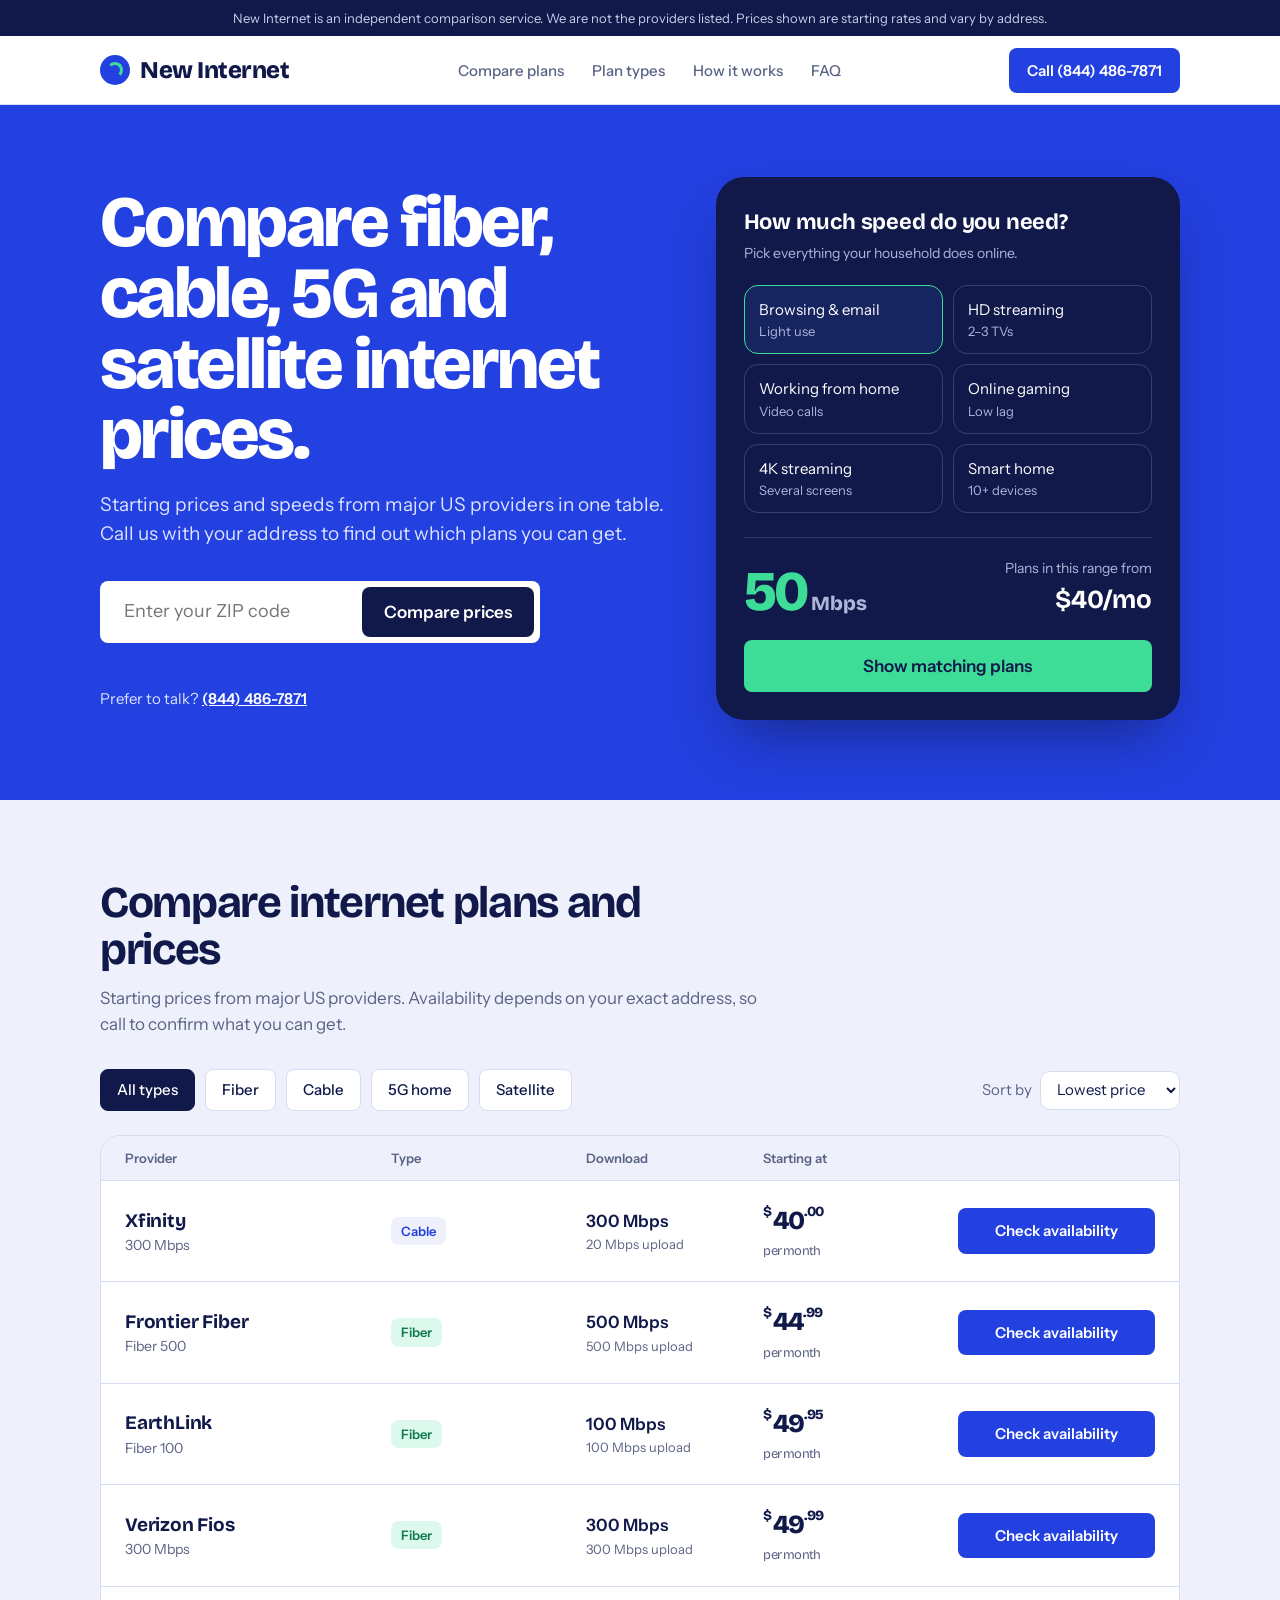
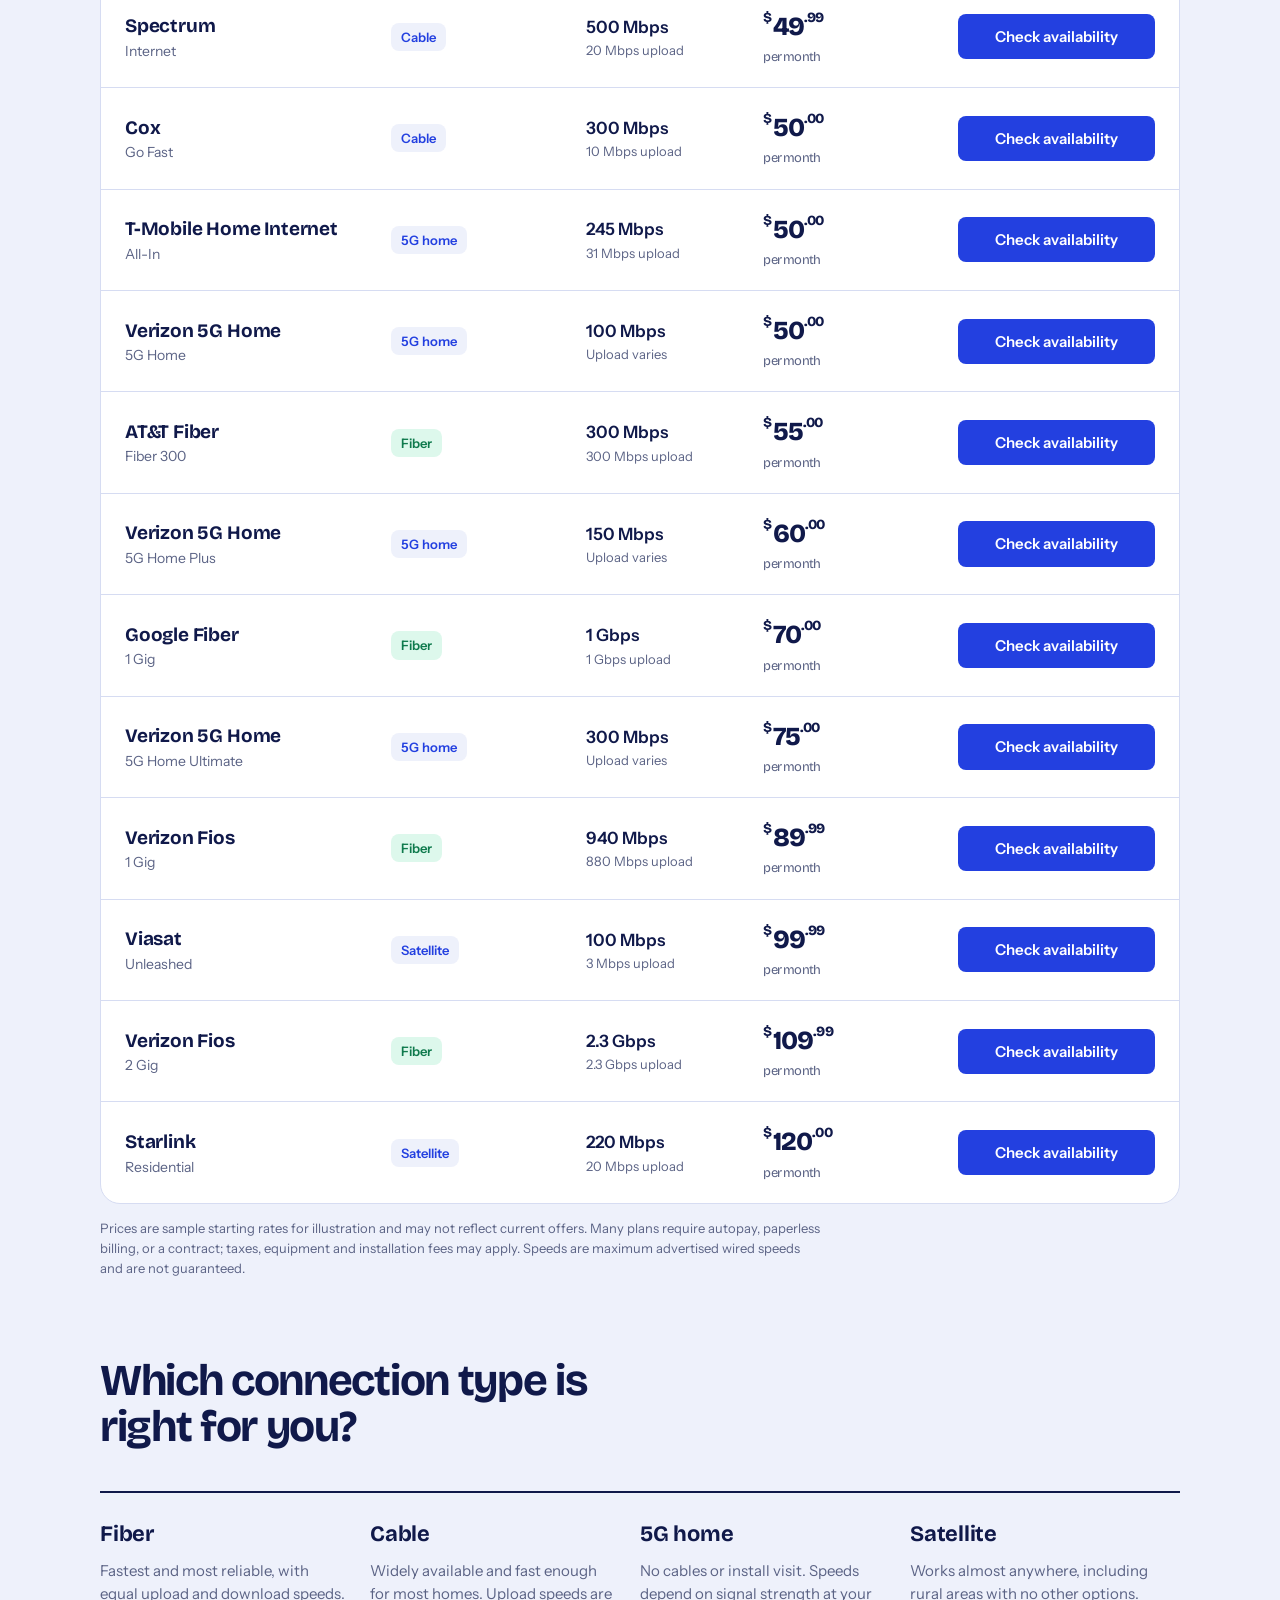
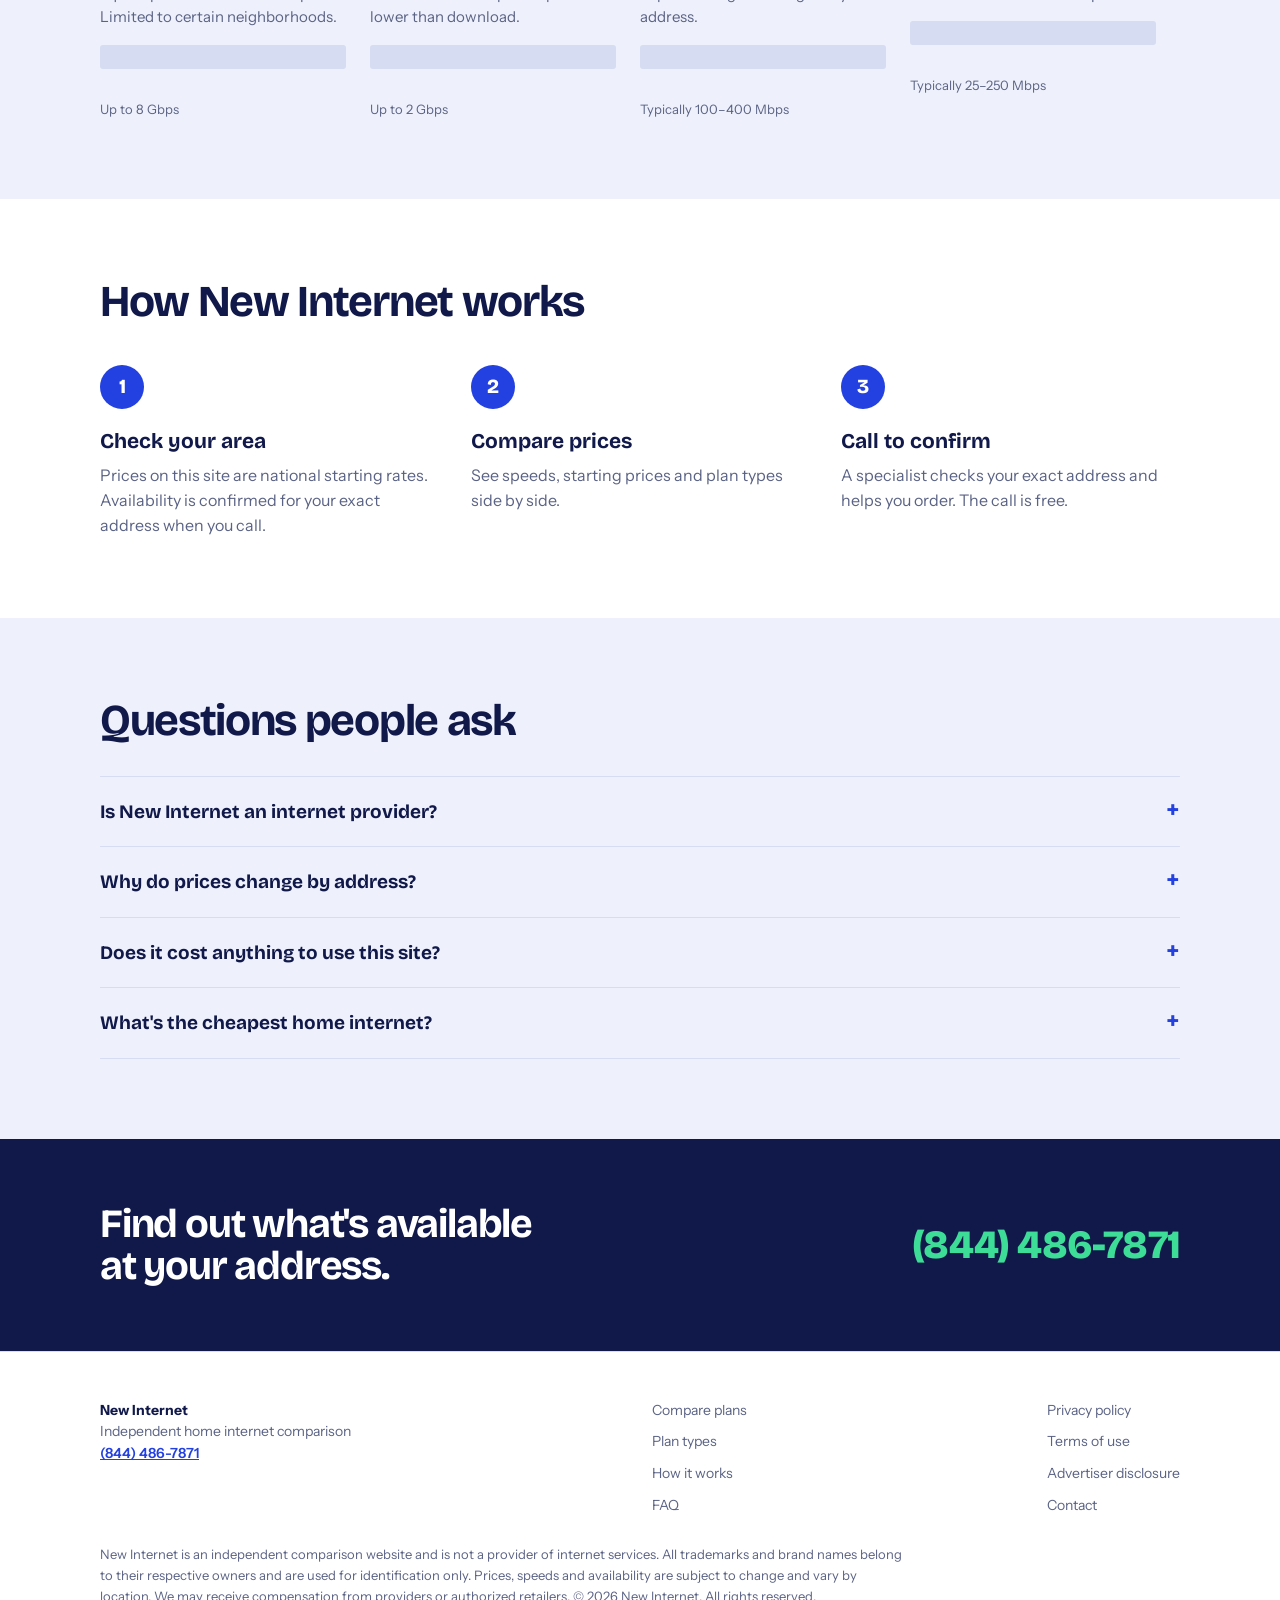
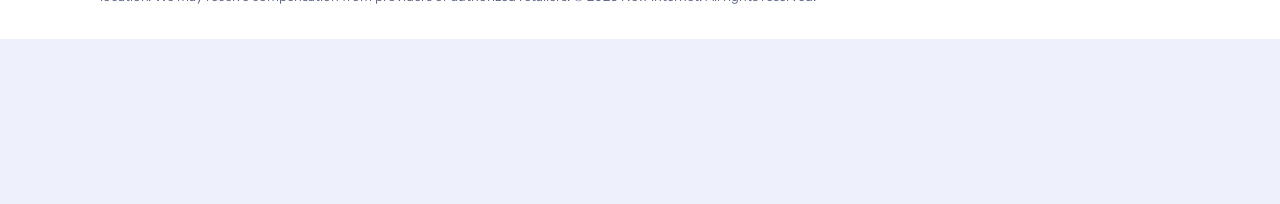
<file: index.html>
<!DOCTYPE html>
<html lang="en">
<head>
<meta charset="UTF-8">
<title>New Internet</title>
<link rel="icon" href="new-internet/favicon.ico" sizes="32x32">
<link rel="icon" href="new-internet/favicon.svg" type="image/svg+xml">
<meta http-equiv="refresh" content="0; url=new-internet/">
<link rel="canonical" href="new-internet/">
</head>
<body>
<p>Redirecting to <a href="new-internet/">New Internet</a>…</p>
</body>
</html>
</file>
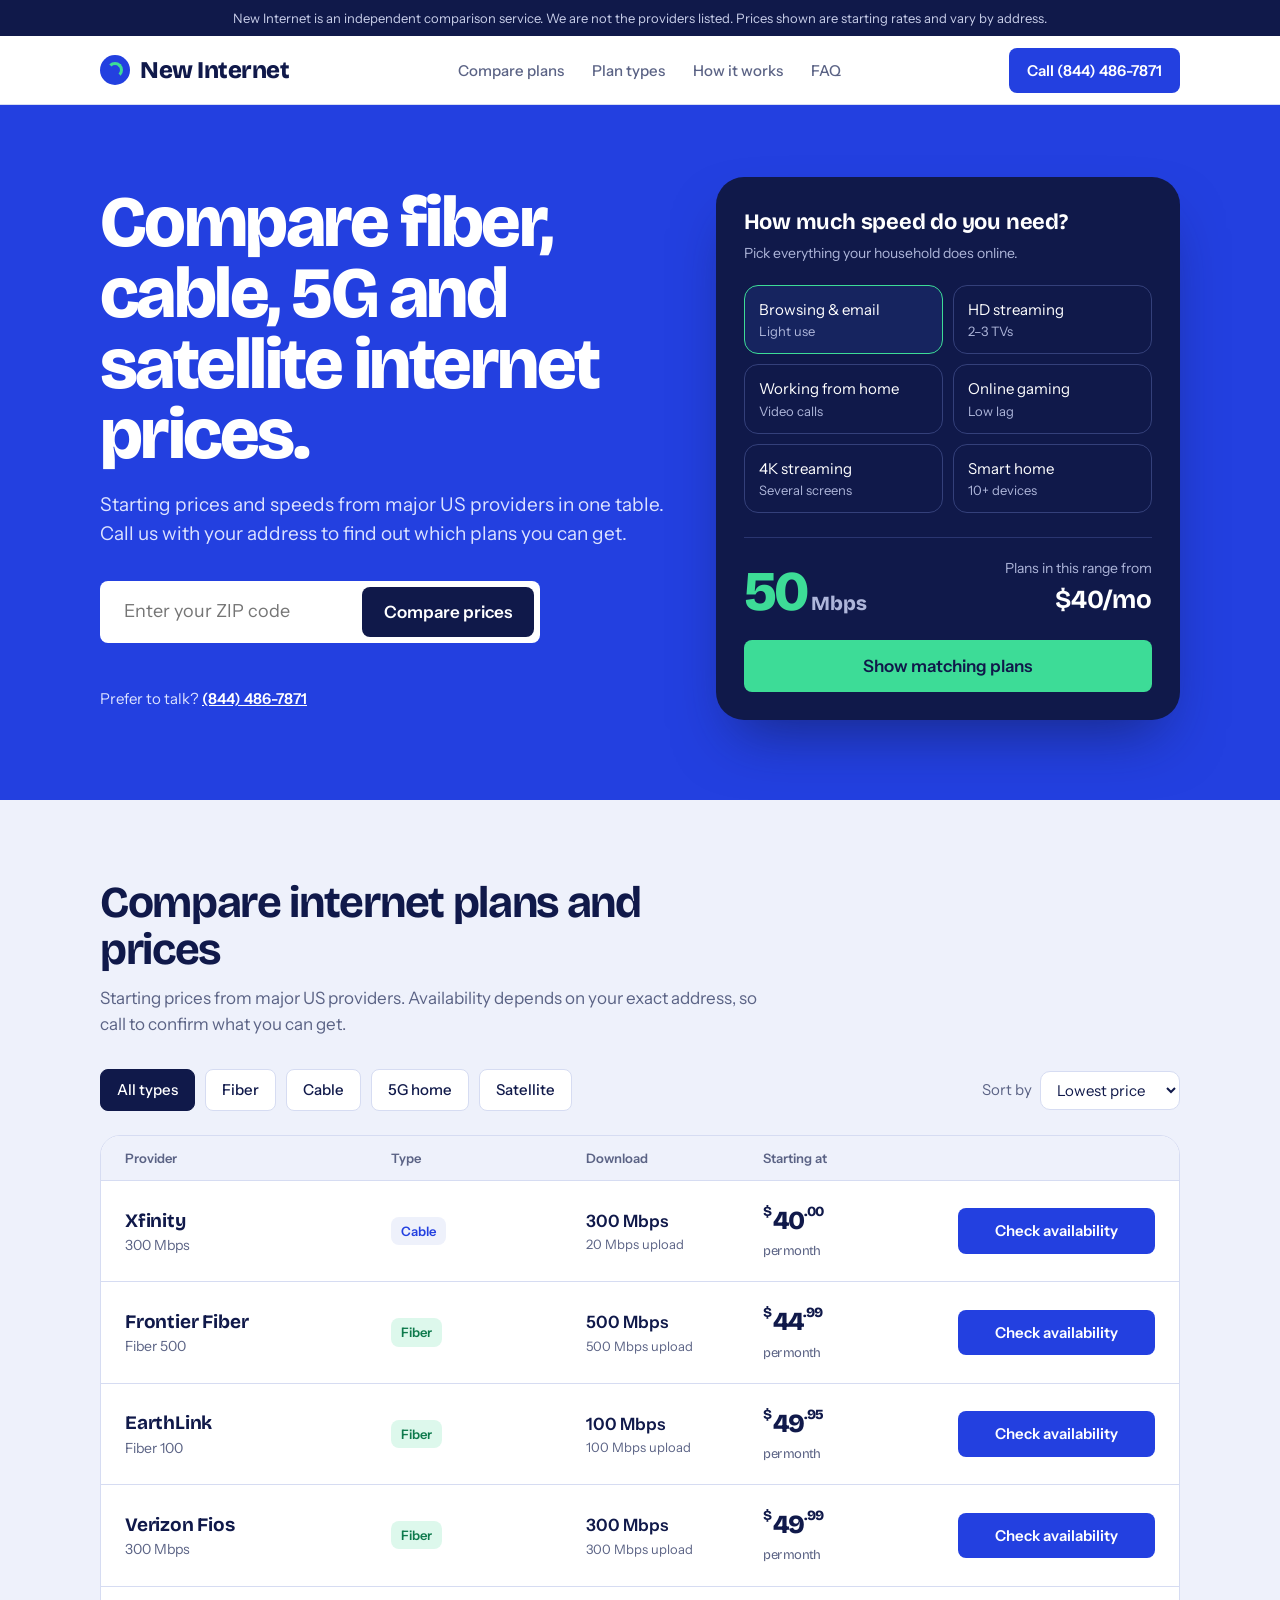
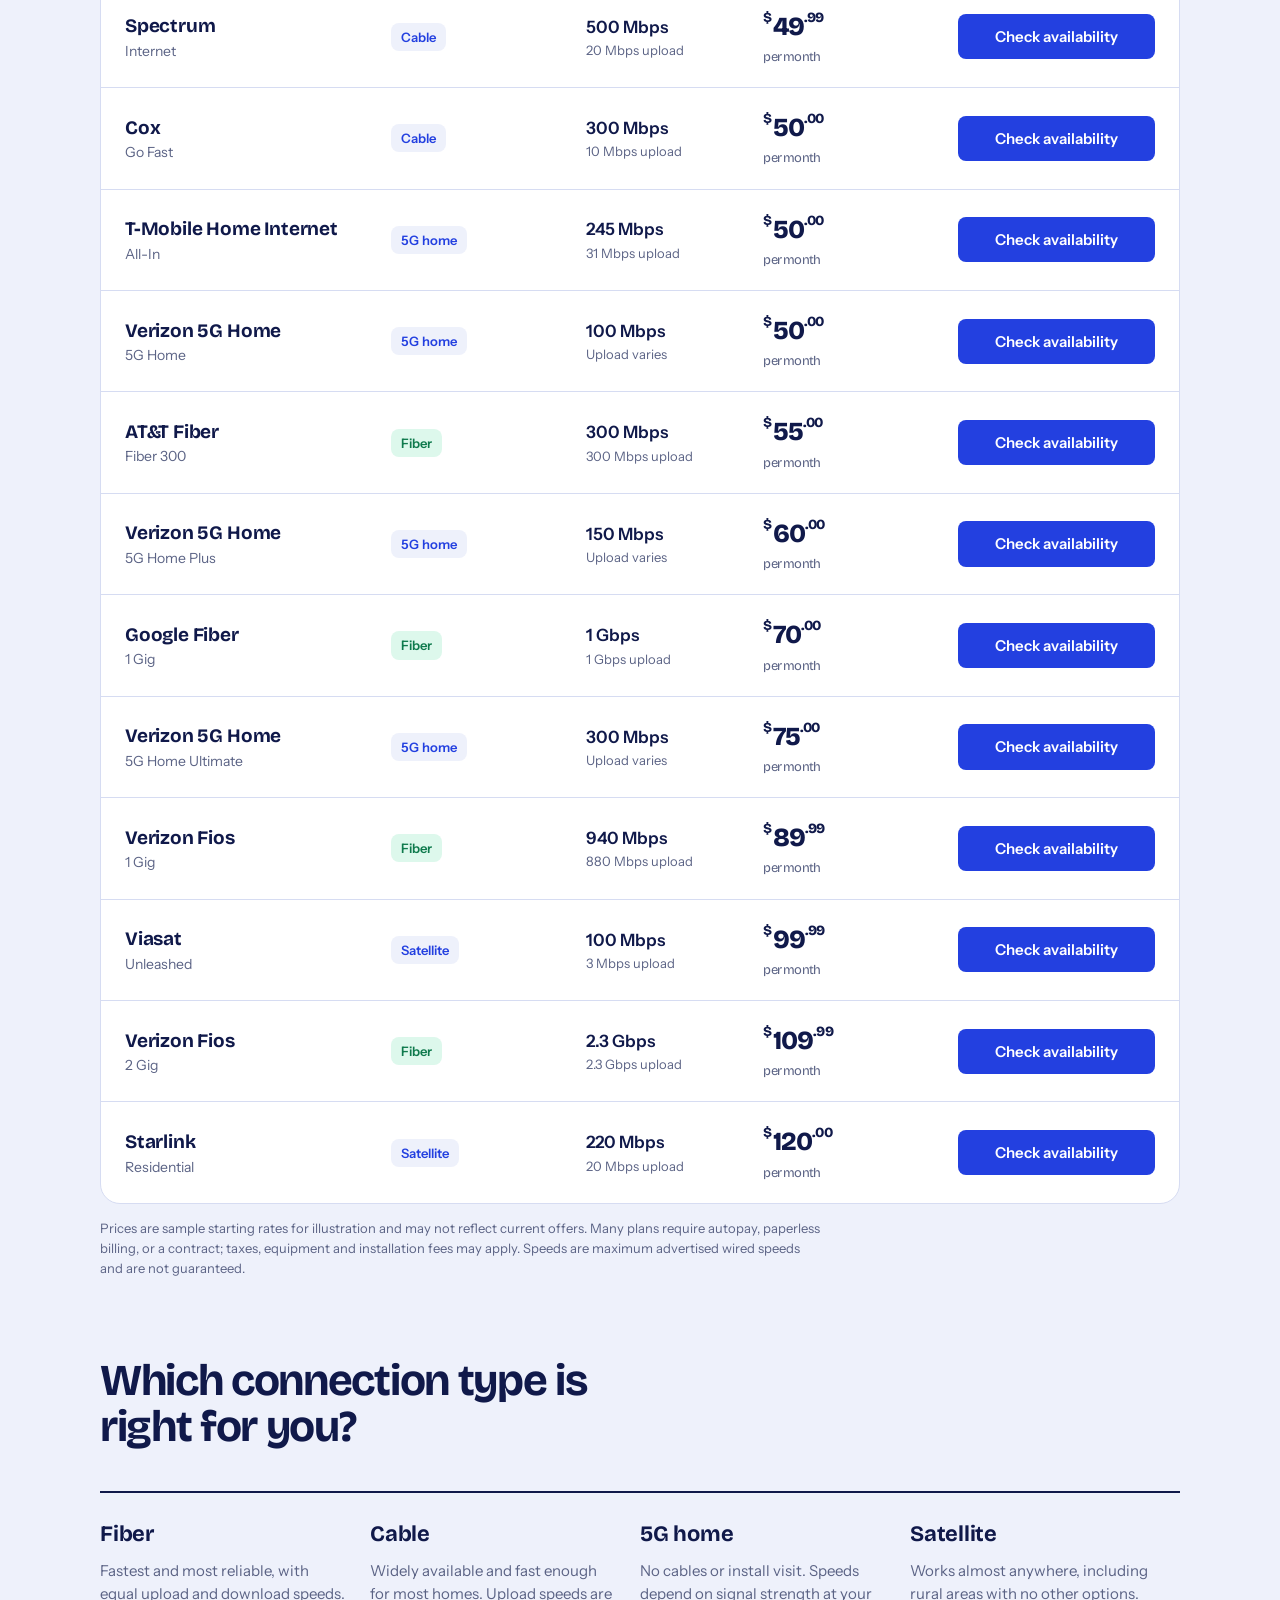
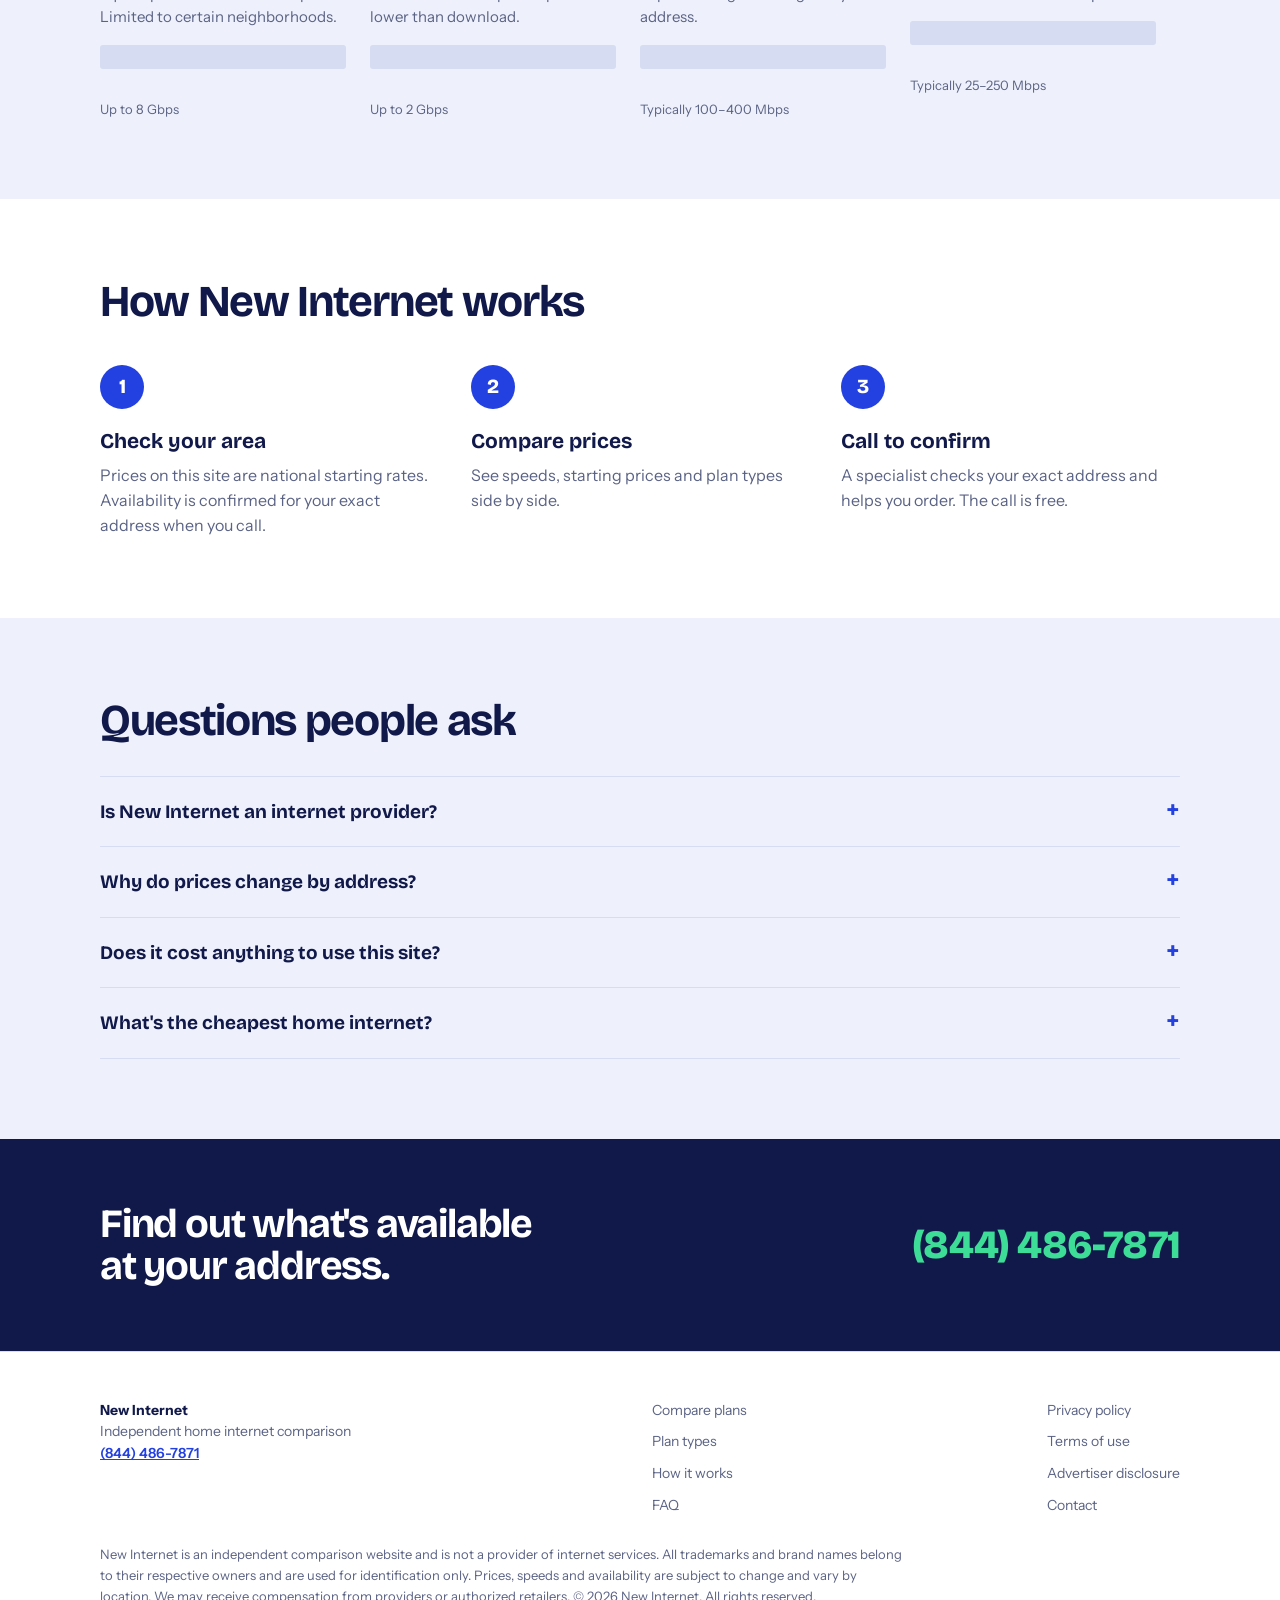
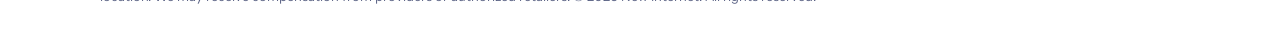
<file: new-internet/index.html>
<!DOCTYPE html>
<html lang="en">
<head>
<meta charset="UTF-8">
<meta name="viewport" content="width=device-width, initial-scale=1">
<title>New Internet | Compare Home Internet Prices</title>
<link rel="icon" href="favicon.ico" sizes="32x32">
<link rel="icon" href="favicon.svg" type="image/svg+xml">
<link rel="apple-touch-icon" href="apple-touch-icon.png">
<meta name="description" content="Compare home internet prices, speeds and plan types from major providers. Independent comparison service. Free to use.">
<link rel="preconnect" href="https://fonts.googleapis.com">
<link rel="preconnect" href="https://fonts.gstatic.com" crossorigin>
<link href="https://fonts.googleapis.com/css2?family=Bricolage+Grotesque:opsz,wght@12..96,500;12..96,700;12..96,800&family=Instrument+Sans:wght@400;500;600&display=swap" rel="stylesheet">
<style>
  :root{
    --cobalt:#2340E0;
    --midnight:#10194A;
    --fog:#EEF1FB;
    --white:#FFFFFF;
    --mint:#3DDC97;
    --slate:#5B6385;
    --line:#D6DCF2;
    --display:'Bricolage Grotesque', system-ui, sans-serif;
    --body:'Instrument Sans', system-ui, sans-serif;
  }
  *{box-sizing:border-box;margin:0;padding:0}
  html{scroll-behavior:smooth}
  body{font-family:var(--body);color:var(--midnight);background:var(--fog);line-height:1.55;font-size:17px;padding-bottom:72px}
  a{color:inherit}
  :focus-visible{outline:3px solid var(--mint);outline-offset:3px;border-radius:4px}
  .wrap{max-width:1120px;margin:0 auto;padding:0 20px}

  /* Disclosure bar */
  .disclose{background:var(--midnight);color:#C9CFEA;font-size:13px;text-align:center;padding:8px 16px}

  /* Header */
  header{background:var(--white);border-bottom:1px solid var(--line);position:sticky;top:0;z-index:20}
  .nav{display:flex;align-items:center;justify-content:space-between;height:68px}
  .logo{font-family:var(--display);font-weight:800;font-size:24px;text-decoration:none;letter-spacing:-.02em;display:flex;align-items:center;gap:10px}
  .logo-mark{width:30px;height:30px;border-radius:50%;background:var(--cobalt);position:relative;overflow:hidden}
  .logo-mark::after{content:"";position:absolute;inset:7px;border-radius:50%;border:3px solid var(--mint);border-left-color:transparent;border-bottom-color:transparent}
  .nav-links{display:flex;gap:28px;font-weight:500;font-size:15px}
  .nav-links a{text-decoration:none;color:var(--slate)}
  .nav-links a:hover{color:var(--cobalt)}
  .call-btn{background:var(--cobalt);color:var(--white);text-decoration:none;font-weight:600;padding:11px 18px;border-radius:8px;font-size:15px;white-space:nowrap}
  .call-btn:hover{background:var(--midnight)}

  /* Hero */
  .hero{background:var(--cobalt);color:var(--white);overflow:hidden;position:relative}
  .hero .wrap{display:grid;grid-template-columns:1.1fr .9fr;gap:48px;padding-top:72px;padding-bottom:80px;align-items:center}
  .hero h1{font-family:var(--display);font-weight:800;font-size:clamp(40px,6vw,72px);line-height:.98;letter-spacing:-.035em;max-width:13ch}
  .hero p.lead{font-size:19px;margin-top:20px;max-width:46ch;color:#DCE2FF}
  .zip-form{margin-top:32px;display:flex;background:var(--white);border-radius:8px;padding:6px;max-width:440px}
  .zip-form input{flex:1;border:0;background:transparent;font:inherit;font-size:18px;padding:10px 18px;color:var(--midnight);min-width:0}
  .zip-form input:focus{outline:none}
  .zip-form:focus-within{box-shadow:0 0 0 3px var(--mint)}
  .zip-form button{border:0;background:var(--midnight);color:var(--white);font:inherit;font-weight:600;padding:12px 22px;border-radius:8px;cursor:pointer}
  .zip-msg{margin-top:12px;font-size:15px;min-height:24px;color:var(--mint)}
  .hero-phone{margin-top:8px;font-size:15px;color:#DCE2FF}
  .hero-phone a{color:var(--white);font-weight:600}

  /* The memorable element: price meter */
  .meter{background:var(--midnight);border-radius:28px;padding:28px;box-shadow:0 30px 60px -20px rgba(16,25,74,.6)}
  .meter h2{font-family:var(--display);font-size:22px;font-weight:700;letter-spacing:-.01em}
  .meter .sub{color:#AEB6DA;font-size:14px;margin-top:4px}
  .usage{display:grid;grid-template-columns:repeat(2,1fr);gap:10px;margin-top:20px}
  .usage button{background:transparent;border:1.5px solid #34407A;color:var(--white);font:inherit;font-size:15px;text-align:left;padding:12px 14px;border-radius:14px;cursor:pointer;transition:border-color .15s,background .15s}
  .usage button small{display:block;color:#AEB6DA;font-size:13px}
  .usage button[aria-pressed="true"]{border-color:var(--mint);background:#16245F}
  .readout{margin-top:24px;padding-top:20px;border-top:1px solid #2A3570;display:flex;justify-content:space-between;align-items:flex-end;gap:16px}
  .readout .speed{font-family:var(--display);font-size:56px;font-weight:800;line-height:1;letter-spacing:-.04em;color:var(--mint)}
  .readout .speed span{font-size:20px;letter-spacing:0;color:#AEB6DA;margin-left:4px}
  .readout .cost{text-align:right;font-size:14px;color:#AEB6DA}
  .readout .cost strong{display:block;font-family:var(--display);font-size:26px;color:var(--white)}
  .meter-link{display:block;margin-top:20px;text-align:center;background:var(--mint);color:var(--midnight);font-weight:600;text-decoration:none;padding:13px;border-radius:8px}

  /* Section */
  section.block{padding:80px 0}
  .block h2.title{font-family:var(--display);font-size:clamp(30px,4vw,44px);letter-spacing:-.03em;line-height:1.05;max-width:20ch}
  .block p.intro{color:var(--slate);margin-top:12px;max-width:60ch}

  /* Filters */
  .filters{display:flex;flex-wrap:wrap;gap:10px;margin-top:32px;align-items:center}
  .chip{border:1.5px solid var(--line);background:var(--white);font:inherit;font-size:15px;font-weight:500;padding:8px 16px;border-radius:8px;cursor:pointer;color:var(--midnight)}
  .chip[aria-pressed="true"]{background:var(--midnight);border-color:var(--midnight);color:var(--white)}
  .sort{margin-left:auto;font-size:15px;color:var(--slate);display:flex;gap:8px;align-items:center}
  .sort select{font:inherit;padding:8px 12px;border-radius:10px;border:1.5px solid var(--line);background:var(--white);color:var(--midnight)}

  /* Plan rows: a table, not a card grid */
  .plans{margin-top:24px;background:var(--white);border-radius:20px;border:1px solid var(--line);overflow:hidden}
  .row{display:grid;grid-template-columns:1.4fr 1fr .9fr 1fr 1.1fr;align-items:center;gap:16px;padding:20px 24px;border-top:1px solid var(--line)}
  .row:first-child{border-top:0}
  .row.head{background:var(--fog);font-size:13px;font-weight:600;color:var(--slate);padding-top:12px;padding-bottom:12px}
  .prov{font-family:var(--display);font-weight:700;font-size:19px;letter-spacing:-.01em}
  .prov small{display:block;font-family:var(--body);font-weight:400;font-size:14px;color:var(--slate);letter-spacing:0}
  .type{display:inline-block;font-size:13px;font-weight:600;padding:4px 10px;border-radius:8px;background:var(--fog);color:var(--cobalt)}
  .type.fiber{background:#DDF8EC;color:#0F7A4D}
  .spd{font-weight:600}
  .spd small,.price small{display:block;font-weight:400;color:var(--slate);font-size:13px}
  .price{font-family:var(--display);font-size:26px;font-weight:800;letter-spacing:-.03em}
  .price sup{font-size:14px;vertical-align:top;margin-right:1px}
  .row .call-btn{text-align:center;display:block}
  .empty{padding:40px 24px;text-align:center;color:var(--slate)}
  .fine{font-size:13px;color:var(--slate);margin-top:14px;max-width:80ch}

  /* Plan types */
  .types{display:grid;grid-template-columns:repeat(4,1fr);gap:0;margin-top:40px;border-top:2px solid var(--midnight)}
  .types div{padding:24px 24px 0 0}
  .types h3{font-family:var(--display);font-size:22px;letter-spacing:-.01em}
  .types p{color:var(--slate);font-size:15px;margin-top:8px}
  .types .bar{height:6px;background:var(--line);border-radius:3px;margin-top:16px;overflow:hidden}
  .types .bar i{display:block;height:100%;background:var(--cobalt)}
  .types .barlabel{font-size:13px;color:var(--slate);margin-top:6px}

  /* How it works: a real sequence */
  .how{background:var(--white)}
  .steps{display:grid;grid-template-columns:repeat(3,1fr);gap:32px;margin-top:40px;counter-reset:s}
  .steps li{list-style:none;counter-increment:s}
  .steps li::before{content:counter(s);display:grid;place-items:center;width:44px;height:44px;border-radius:50%;background:var(--cobalt);color:var(--white);font-family:var(--display);font-weight:800;font-size:20px;margin-bottom:16px}
  .steps h3{font-family:var(--display);font-size:21px}
  .steps p{color:var(--slate);font-size:16px;margin-top:6px}

  /* FAQ */
  details{border-bottom:1px solid var(--line);padding:20px 0}
  details:first-of-type{border-top:1px solid var(--line);margin-top:32px}
  summary{font-family:var(--display);font-weight:700;font-size:19px;cursor:pointer;list-style:none;display:flex;justify-content:space-between;gap:16px}
  summary::-webkit-details-marker{display:none}
  summary::after{content:"+";font-size:26px;line-height:1;color:var(--cobalt);transition:transform .2s}
  details[open] summary::after{transform:rotate(45deg)}
  details p{color:var(--slate);margin-top:10px;max-width:68ch}

  /* CTA band */
  .band{background:var(--midnight);color:var(--white);padding:64px 0}
  .band .wrap{display:flex;justify-content:space-between;align-items:center;gap:32px;flex-wrap:wrap}
  .band h2{font-family:var(--display);font-size:clamp(28px,4vw,40px);letter-spacing:-.03em;max-width:18ch;line-height:1.05}
  .band .big-phone{font-family:var(--display);font-size:clamp(28px,4vw,40px);font-weight:800;color:var(--mint);text-decoration:none;letter-spacing:-.02em}

  footer{background:var(--white);padding:48px 0 32px;font-size:14px;color:var(--slate);border-top:1px solid var(--line)}
  footer .cols{display:flex;justify-content:space-between;gap:32px;flex-wrap:wrap}
  footer nav{display:flex;flex-direction:column;gap:10px}
  footer nav a{text-decoration:none}
  footer nav a:hover{color:var(--cobalt)}
  @media (max-width:600px){footer nav{flex-direction:row;flex-wrap:wrap;gap:16px}}
  footer .legal{margin-top:28px;max-width:90ch;font-size:13px;line-height:1.6}

  /* Sticky mobile call bar */
  .mobile-call{position:fixed;left:0;right:0;bottom:0;z-index:30;background:var(--cobalt);color:var(--white);text-align:center;padding:16px;font-weight:600;text-decoration:none;font-size:17px;display:none}

  @media (max-width:900px){
    .hero .wrap{grid-template-columns:1fr;padding-top:48px;padding-bottom:56px}
    .nav{height:auto;padding:12px 0;flex-wrap:wrap}
    .nav-links{order:3;width:100%;gap:20px;font-size:14px;overflow-x:auto;white-space:nowrap;padding-top:10px}
    .row{grid-template-columns:1fr 1fr;gap:10px 16px}
    .row.head{display:none}
    .row .prov{grid-column:1/-1}
    .row .call-btn{grid-column:1/-1}
    .types{grid-template-columns:1fr 1fr}
    .steps{grid-template-columns:1fr}
    .sort{margin-left:0;width:100%}
    .mobile-call{display:block}
    header .call-btn{display:none}
  }
  @media (min-width:901px){body{padding-bottom:0}}
  @media (prefers-reduced-motion:reduce){*{transition:none!important;scroll-behavior:auto!important}}
</style>
</head>
<body>

<div class="disclose">New Internet is an independent comparison service. We are not the providers listed. Prices shown are starting rates and vary by address.</div>

<header>
  <div class="wrap nav">
    <a href="index.html" class="logo"><span class="logo-mark" aria-hidden="true"></span>New Internet</a>
    <nav class="nav-links" aria-label="Main">
      <a href="#compare">Compare plans</a>
      <a href="#types">Plan types</a>
      <a href="#how">How it works</a>
      <a href="#faq">FAQ</a>
    </nav>
    <a class="call-btn js-phone" href="tel:+18444867871">Call (844) 486-7871</a>
  </div>
</header>

<main>
  <section class="hero">
    <div class="wrap">
      <div>
        <h1>Compare fiber, cable, 5G and satellite internet prices.</h1>
        <p class="lead">Starting prices and speeds from major US providers in one table. Call us with your address to find out which plans you can get.</p>
        <form class="zip-form" id="zipForm" novalidate>
          <label for="zip" class="sr" style="position:absolute;left:-9999px">ZIP code</label>
          <input id="zip" inputmode="numeric" maxlength="5" placeholder="Enter your ZIP code" autocomplete="postal-code">
          <button type="submit">Compare prices</button>
        </form>
        <p class="zip-msg" id="zipMsg" role="status"></p>
        <p class="hero-phone">Prefer to talk? <a class="js-phone" href="tel:+18444867871">(844) 486-7871</a></p>
      </div>

      <div class="meter" aria-labelledby="meterTitle">
        <h2 id="meterTitle">How much speed do you need?</h2>
        <p class="sub">Pick everything your household does online.</p>
        <div class="usage" id="usage">
          <button type="button" aria-pressed="true" data-mbps="25">Browsing &amp; email<small>Light use</small></button>
          <button type="button" aria-pressed="false" data-mbps="100">HD streaming<small>2–3 TVs</small></button>
          <button type="button" aria-pressed="false" data-mbps="150">Working from home<small>Video calls</small></button>
          <button type="button" aria-pressed="false" data-mbps="200">Online gaming<small>Low lag</small></button>
          <button type="button" aria-pressed="false" data-mbps="300">4K streaming<small>Several screens</small></button>
          <button type="button" aria-pressed="false" data-mbps="250">Smart home<small>10+ devices</small></button>
        </div>
        <div class="readout">
          <div class="speed" id="speedOut">50<span>Mbps</span></div>
          <div class="cost">Plans in this range from<strong id="costOut">$30/mo</strong></div>
        </div>
        <a href="#compare" class="meter-link" id="meterLink">Show matching plans</a>
      </div>
    </div>
  </section>

  <section class="block" id="compare">
    <div class="wrap">
      <h2 class="title">Compare internet plans and prices</h2>
      <p class="intro">Starting prices from major US providers. Availability depends on your exact address, so call to confirm what you can get.</p>

      <div class="filters" role="group" aria-label="Filter by connection type">
        <button class="chip" data-type="all" aria-pressed="true">All types</button>
        <button class="chip" data-type="Fiber" aria-pressed="false">Fiber</button>
        <button class="chip" data-type="Cable" aria-pressed="false">Cable</button>
        <button class="chip" data-type="5G" aria-pressed="false">5G home</button>
        <button class="chip" data-type="Satellite" aria-pressed="false">Satellite</button>
        <label class="sort">Sort by
          <select id="sortBy">
            <option value="price">Lowest price</option>
            <option value="speed">Fastest speed</option>
          </select>
        </label>
      </div>

      <div class="plans" id="plans" aria-live="polite"></div>
      <p class="fine">Prices are sample starting rates for illustration and may not reflect current offers. Many plans require autopay, paperless billing, or a contract; taxes, equipment and installation fees may apply. Speeds are maximum advertised wired speeds and are not guaranteed.</p>
    </div>
  </section>

  <section class="block" id="types" style="padding-top:0">
    <div class="wrap">
      <h2 class="title">Which connection type is right for you?</h2>
      <div class="types">
        <div><h3>Fiber</h3><p>Fastest and most reliable, with equal upload and download speeds. Limited to certain neighborhoods.</p><div class="bar"><i style="width:100%"></i></div><div class="barlabel">Up to 8 Gbps</div></div>
        <div><h3>Cable</h3><p>Widely available and fast enough for most homes. Upload speeds are lower than download.</p><div class="bar"><i style="width:60%"></i></div><div class="barlabel">Up to 2 Gbps</div></div>
        <div><h3>5G home</h3><p>No cables or install visit. Speeds depend on signal strength at your address.</p><div class="bar"><i style="width:28%"></i></div><div class="barlabel">Typically 100–400 Mbps</div></div>
        <div><h3>Satellite</h3><p>Works almost anywhere, including rural areas with no other options.</p><div class="bar"><i style="width:18%"></i></div><div class="barlabel">Typically 25–250 Mbps</div></div>
      </div>
    </div>
  </section>

  <section class="block how" id="how">
    <div class="wrap">
      <h2 class="title">How New Internet works</h2>
      <ol class="steps">
        <li><h3>Check your area</h3><p>Prices on this site are national starting rates. Availability is confirmed for your exact address when you call.</p></li>
        <li><h3>Compare prices</h3><p>See speeds, starting prices and plan types side by side.</p></li>
        <li><h3>Call to confirm</h3><p>A specialist checks your exact address and helps you order. The call is free.</p></li>
      </ol>
    </div>
  </section>

  <section class="block" id="faq">
    <div class="wrap">
      <h2 class="title">Questions people ask</h2>
      <details><summary>Is New Internet an internet provider?</summary><p>No. New Internet is an independent comparison service. We are not owned by or affiliated with the providers listed unless stated. We may be paid by providers or authorized retailers when you sign up through us, which never changes the price you pay.</p></details>
      <details><summary>Why do prices change by address?</summary><p>Providers set prices and promotions by region, and not every plan is offered on every street. The prices on this page are starting rates; your exact price is confirmed when you check your address.</p></details>
      <details><summary>Does it cost anything to use this site?</summary><p>No. Comparing plans and calling us is free.</p></details>
      <details><summary>What's the cheapest home internet?</summary><p>Low-speed cable or 5G home plans usually have the lowest monthly price. Many providers also offer low-income discount programs; ask when you call.</p></details>
    </div>
  </section>

  <section class="band">
    <div class="wrap">
      <h2>Find out what's available at your address.</h2>
      <a class="big-phone js-phone" href="tel:+18444867871">(844) 486-7871</a>
    </div>
  </section>
</main>

<footer>
  <div class="wrap">
    <div class="cols">
      <div><strong style="color:var(--midnight)">New Internet</strong><br>Independent home internet comparison<br>
        <a class="js-phone" href="tel:+18444867871" style="color:var(--cobalt);font-weight:600">(844) 486-7871</a></div>
      <nav aria-label="Browse">
        <a href="#compare">Compare plans</a>
        <a href="#types">Plan types</a>
        <a href="#how">How it works</a>
        <a href="#faq">FAQ</a>
      </nav>
      <nav aria-label="Legal">
        <a href="privacy.html">Privacy policy</a>
        <a href="terms.html">Terms of use</a>
        <a href="disclosure.html">Advertiser disclosure</a>
        <a href="contact.html">Contact</a>
      </nav>
    </div>
    <p class="legal">New Internet is an independent comparison website and is not a provider of internet services. All trademarks and brand names belong to their respective owners and are used for identification only. Prices, speeds and availability are subject to change and vary by location. We may receive compensation from providers or authorized retailers. © <span id="yr"></span> New Internet. All rights reserved.</p>
  </div>
</footer>

<a class="mobile-call js-phone" href="tel:+18444867871">Call now: (844) 486-7871</a>

<script>
  // ===== Edit these =====
  const PHONE_DISPLAY = "(844) 486-7871";
  const PHONE_TEL = "+18444867871";

  // Starting prices: verify current pricing before going live
  const PLANS = [
    {p:"AT&T Fiber", n:"Fiber 300", t:"Fiber", s:300, up:300, $:55},
    {p:"Verizon Fios", n:"300 Mbps", t:"Fiber", s:300, up:300, $:49.99},
    {p:"Verizon Fios", n:"1 Gig", t:"Fiber", s:940, up:880, $:89.99},
    {p:"Verizon Fios", n:"2 Gig", t:"Fiber", s:2300, up:2300, $:109.99},
    {p:"Google Fiber", n:"1 Gig", t:"Fiber", s:1000, up:1000, $:70},
    {p:"Frontier Fiber", n:"Fiber 500", t:"Fiber", s:500, up:500, $:44.99},
    {p:"Xfinity", n:"300 Mbps", t:"Cable", s:300, up:20, $:40},
    {p:"Spectrum", n:"Internet", t:"Cable", s:500, up:20, $:49.99},
    {p:"Cox", n:"Go Fast", t:"Cable", s:300, up:10, $:50},
    {p:"T-Mobile Home Internet", n:"All-In", t:"5G", s:245, up:31, $:50},
    {p:"Verizon 5G Home", n:"5G Home", t:"5G", s:100, up:0, $:50},
    {p:"Verizon 5G Home", n:"5G Home Plus", t:"5G", s:150, up:0, $:60},
    {p:"Verizon 5G Home", n:"5G Home Ultimate", t:"5G", s:300, up:0, $:75},
    {p:"Starlink", n:"Residential", t:"Satellite", s:220, up:20, $:120},
    {p:"Viasat", n:"Unleashed", t:"Satellite", s:100, up:3, $:99.99},
    {p:"EarthLink", n:"Fiber 100", t:"Fiber", s:100, up:100, $:49.95}
  ];

  document.querySelectorAll(".js-phone").forEach(a=>{
    a.href = "tel:"+PHONE_TEL;
    a.textContent = a.textContent.replace("(844) 486-7871", PHONE_DISPLAY);
  });
  document.getElementById("yr").textContent = new Date().getFullYear();

  let typeFilter = "all", minSpeed = 0;
  const plansEl = document.getElementById("plans");
  const fmtSpeed = s => s>=1000 ? (s/1000)+" Gbps" : s+" Mbps";

  function render(){
    const sort = document.getElementById("sortBy").value;
    let list = PLANS.filter(x => (typeFilter==="all"||x.t===typeFilter) && x.s>=minSpeed);
    list.sort((a,b)=> sort==="price" ? a.$-b.$ : b.s-a.s);
    let html = `<div class="row head"><div>Provider</div><div>Type</div><div>Download</div><div>Starting at</div><div></div></div>`;
    if(!list.length){
      html += `<div class="empty">No plans match these filters. Choose another connection type, or call ${PHONE_DISPLAY} to check your address.</div>`;
    }
    list.forEach(x=>{
      const [d,c] = x.$.toFixed(2).split(".");
      html += `<div class="row">
        <div class="prov">${x.p}<small>${x.n}</small></div>
        <div><span class="type ${x.t==="Fiber"?"fiber":""}">${x.t==="5G"?"5G home":x.t}</span></div>
        <div class="spd">${fmtSpeed(x.s)}<small>${x.up ? fmtSpeed(x.up)+" upload" : "Upload varies"}</small></div>
        <div class="price"><sup>$</sup>${d}<sup>.${c}</sup><small>per month</small></div>
        <a class="call-btn" href="tel:${PHONE_TEL}">Check availability</a>
      </div>`;
    });
    plansEl.innerHTML = html;
  }

  document.querySelectorAll(".chip").forEach(c=>c.addEventListener("click",()=>{
    document.querySelectorAll(".chip").forEach(x=>x.setAttribute("aria-pressed","false"));
    c.setAttribute("aria-pressed","true");
    typeFilter = c.dataset.type; render();
  }));
  document.getElementById("sortBy").addEventListener("change", render);

  // Speed meter: add up needs, show recommended speed and cheapest matching price
  const usageBtns = document.querySelectorAll("#usage button");
  function updateMeter(){
    let total = 0;
    usageBtns.forEach(b=>{ if(b.getAttribute("aria-pressed")==="true") total += +b.dataset.mbps; });
    const rec = total<=25 ? 50 : total<=150 ? 100 : total<=300 ? 300 : total<=600 ? 500 : 1000;
    document.getElementById("speedOut").innerHTML = (rec>=1000?"1":rec)+`<span>${rec>=1000?"Gbps":"Mbps"}</span>`;
    const match = PLANS.filter(p=>p.s>=rec).sort((a,b)=>a.$-b.$)[0];
    document.getElementById("costOut").textContent = match ? "$"+Math.floor(match.$)+"/mo" : "Call us";
    minSpeed = rec;
  }
  usageBtns.forEach(b=>b.addEventListener("click",()=>{
    b.setAttribute("aria-pressed", b.getAttribute("aria-pressed")==="true" ? "false":"true");
    updateMeter();
  }));
  document.getElementById("meterLink").addEventListener("click",()=>{
    typeFilter="all";
    document.querySelectorAll(".chip").forEach(x=>x.setAttribute("aria-pressed", x.dataset.type==="all"?"true":"false"));
    render();
  });

  // ZIP form
  document.getElementById("zipForm").addEventListener("submit",e=>{
    e.preventDefault();
    const z = document.getElementById("zip").value.trim(), msg = document.getElementById("zipMsg");
    if(!/^\d{5}$/.test(z)){ msg.style.color="#FFD0D0"; msg.textContent="Enter a 5-digit US ZIP code."; return; }
    msg.style.color=""; msg.innerHTML = `These are national starting prices. Call <a href="tel:${PHONE_TEL}" style="color:#fff">${PHONE_DISPLAY}</a> to check which plans serve ${z}.`;
    minSpeed = 0; render();
    document.getElementById("compare").scrollIntoView();
  });

  updateMeter(); minSpeed = 0; render();
</script>
</body>
</html>
</file>
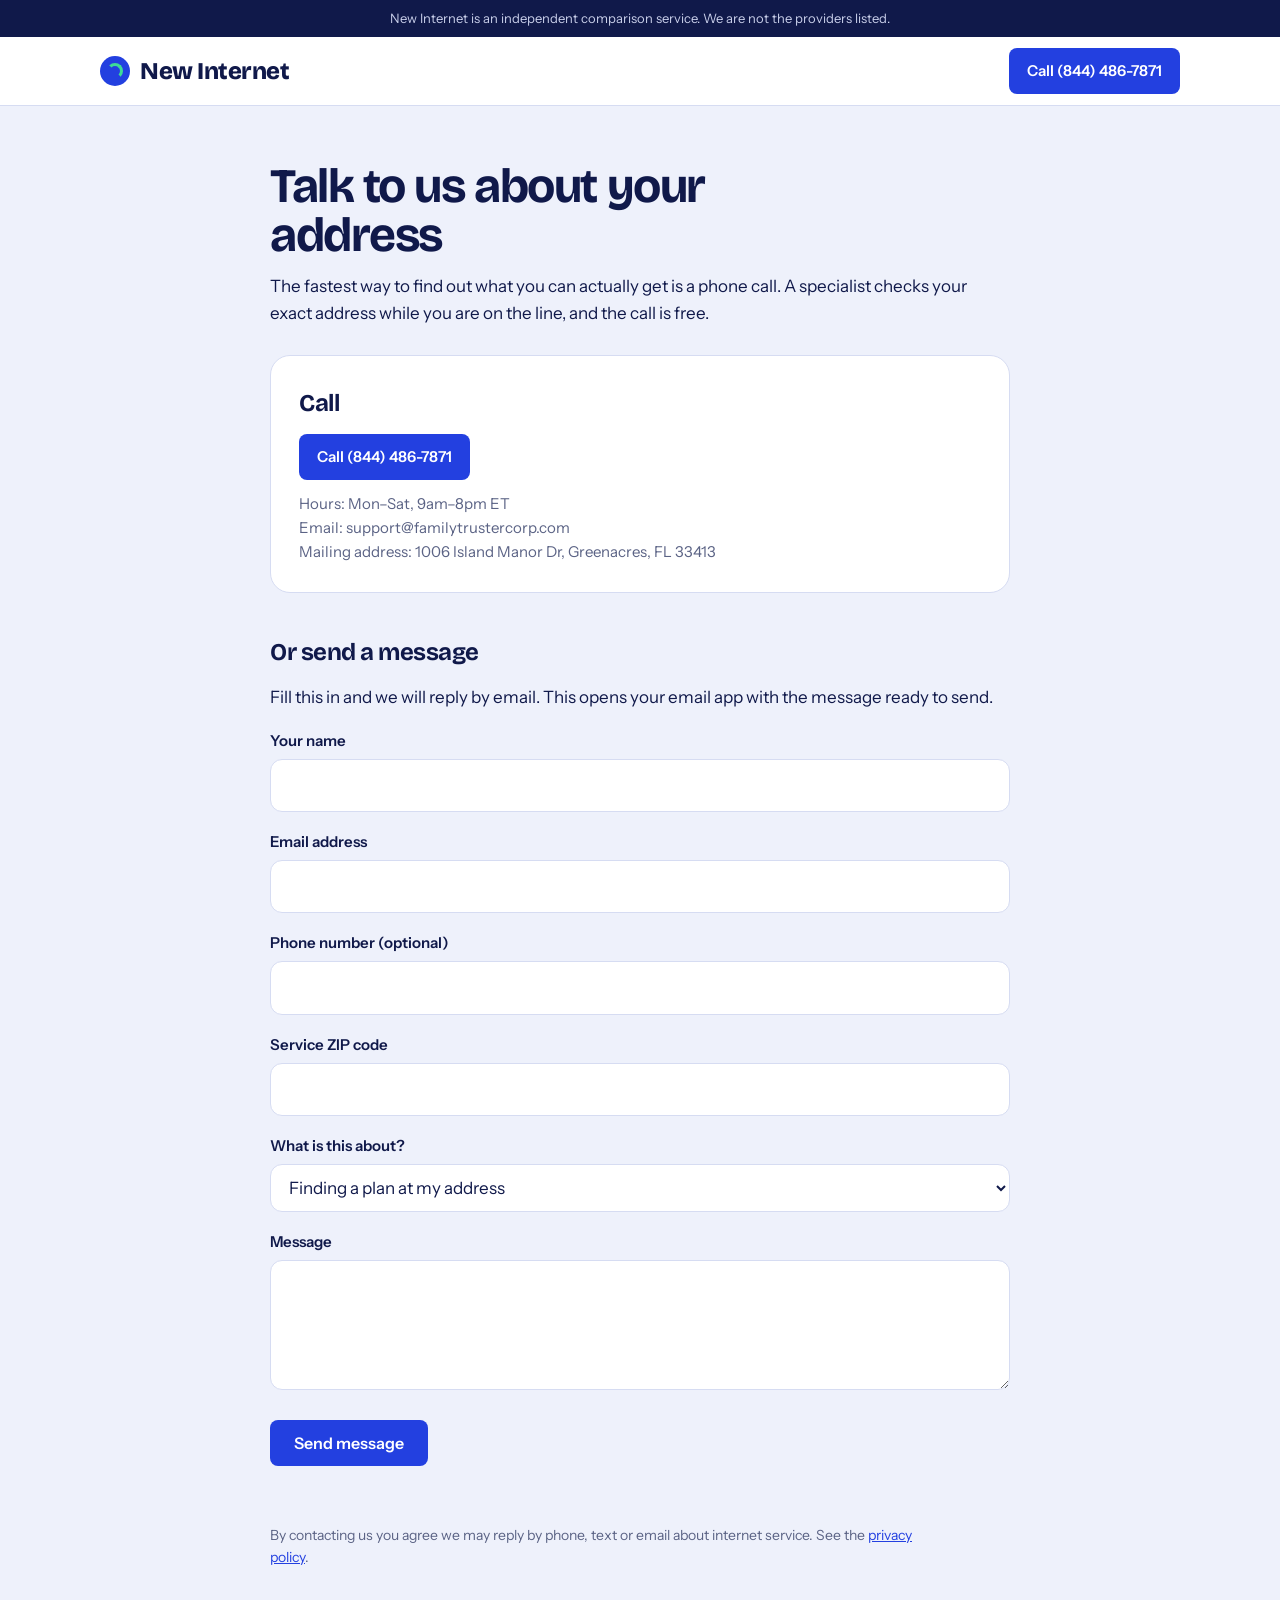
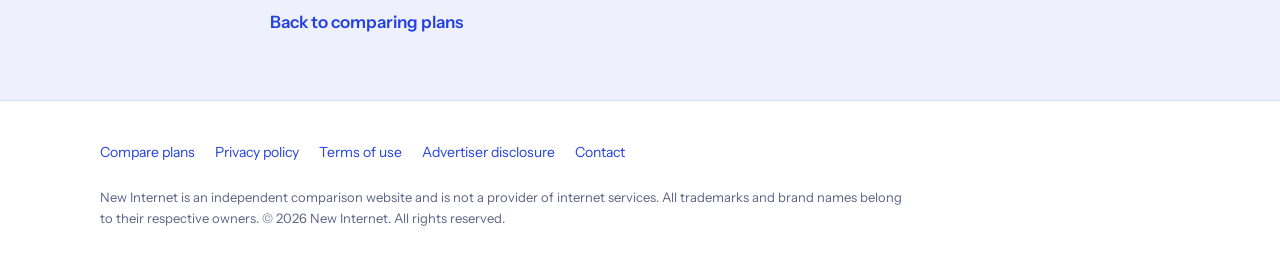
<file: new-internet/contact.html>
<!DOCTYPE html>
<html lang="en">
<head>
<meta charset="UTF-8">
<meta name="viewport" content="width=device-width, initial-scale=1">
<title>Contact | New Internet</title>
<link rel="icon" href="favicon.ico" sizes="32x32">
<link rel="icon" href="favicon.svg" type="image/svg+xml">
<link rel="apple-touch-icon" href="apple-touch-icon.png">
<meta name="description" content="Call or message New Internet about home internet plans, prices and availability.">
<link rel="preconnect" href="https://fonts.googleapis.com">
<link rel="preconnect" href="https://fonts.gstatic.com" crossorigin>
<link href="https://fonts.googleapis.com/css2?family=Bricolage+Grotesque:opsz,wght@12..96,700;12..96,800&family=Instrument+Sans:wght@400;500;600&display=swap" rel="stylesheet">
<link rel="stylesheet" href="page.css">
</head>
<body>
<div class="disclose">New Internet is an independent comparison service. We are not the providers listed.</div>
<header>
  <div class="wrap wide nav">
    <a href="index.html" class="logo"><span class="logo-mark" aria-hidden="true"></span>New Internet</a>
    <a class="call-btn js-phone" href="tel:+18444867871">Call (844) 486-7871</a>
  </div>
</header>

<main>
  <div class="wrap">
    <h1>Talk to us about your address</h1>
    <p>The fastest way to find out what you can actually get is a phone call. A specialist checks your exact address while you are on the line, and the call is free.</p>

    <div class="panel">
      <h2 style="margin-top:0">Call</h2>
      <p><a class="call-btn js-phone" href="tel:+18444867871">Call (844) 486-7871</a></p>
      <p style="color:var(--slate);font-size:15px">Hours: Mon–Sat, 9am–8pm ET<br>Email: support@familytrustercorp.com<br>Mailing address: 1006 Island Manor Dr, Greenacres, FL 33413</p>
    </div>

    <h2>Or send a message</h2>
    <p>Fill this in and we will reply by email. This opens your email app with the message ready to send.</p>

    <form id="contactForm" novalidate>
      <label for="name">Your name</label>
      <input id="name" name="name" autocomplete="name">

      <label for="email">Email address</label>
      <input id="email" name="email" type="email" autocomplete="email">

      <label for="phone">Phone number (optional)</label>
      <input id="phone" name="phone" type="tel" autocomplete="tel">

      <label for="zipc">Service ZIP code</label>
      <input id="zipc" name="zipc" inputmode="numeric" maxlength="5" autocomplete="postal-code">

      <label for="topic">What is this about?</label>
      <select id="topic" name="topic">
        <option>Finding a plan at my address</option>
        <option>A price shown on this site</option>
        <option>Removing my information</option>
        <option>Something else</option>
      </select>

      <label for="msg">Message</label>
      <textarea id="msg" name="msg"></textarea>

      <button type="submit" class="call-btn">Send message</button>
      <p class="form-msg" id="formMsg" role="status"></p>
    </form>

    <p style="font-size:14px;color:var(--slate);margin-top:24px">By contacting us you agree we may reply by phone, text or email about internet service. See the <a href="privacy.html">privacy policy</a>.</p>

    <a class="back" href="index.html">Back to comparing plans</a>
  </div>
</main>

<footer>
  <div class="wrap wide">
    <nav aria-label="Footer">
      <a href="index.html">Compare plans</a>
      <a href="privacy.html">Privacy policy</a>
      <a href="terms.html">Terms of use</a>
      <a href="disclosure.html">Advertiser disclosure</a>
      <a href="contact.html">Contact</a>
    </nav>
    <p class="legal">New Internet is an independent comparison website and is not a provider of internet services. All trademarks and brand names belong to their respective owners. © <span id="yr"></span> New Internet. All rights reserved.</p>
  </div>
</footer>

<a class="mobile-call js-phone" href="tel:+18444867871">Call now: (844) 486-7871</a>
<script src="phone.js"></script>
<script>
  // Change this to the inbox that should receive messages.
  const CONTACT_EMAIL = "support@familytrustercorp.com";

  document.getElementById("contactForm").addEventListener("submit", e => {
    e.preventDefault();
    const v = id => document.getElementById(id).value.trim();
    const msgEl = document.getElementById("formMsg");

    if (!v("name") || !v("email") || !v("msg")) {
      msgEl.style.color = "#B3261E";
      msgEl.textContent = "Fill in your name, email and message so we can reply.";
      return;
    }
    if (!/^[^@\s]+@[^@\s]+\.[^@\s]+$/.test(v("email"))) {
      msgEl.style.color = "#B3261E";
      msgEl.textContent = "That email address does not look right. Check it and try again.";
      return;
    }

    const body = [
      "Name: " + v("name"),
      "Email: " + v("email"),
      "Phone: " + (v("phone") || "not given"),
      "ZIP: " + (v("zipc") || "not given"),
      "Topic: " + v("topic"),
      "",
      v("msg")
    ].join("\n");

    window.location.href = "mailto:" + CONTACT_EMAIL +
      "?subject=" + encodeURIComponent("Website enquiry: " + v("topic")) +
      "&body=" + encodeURIComponent(body);

    msgEl.style.color = "";
    msgEl.textContent = "Your email app is opening with the message ready. Press send there to finish.";
  });
</script>
</body>
</html>
</file>
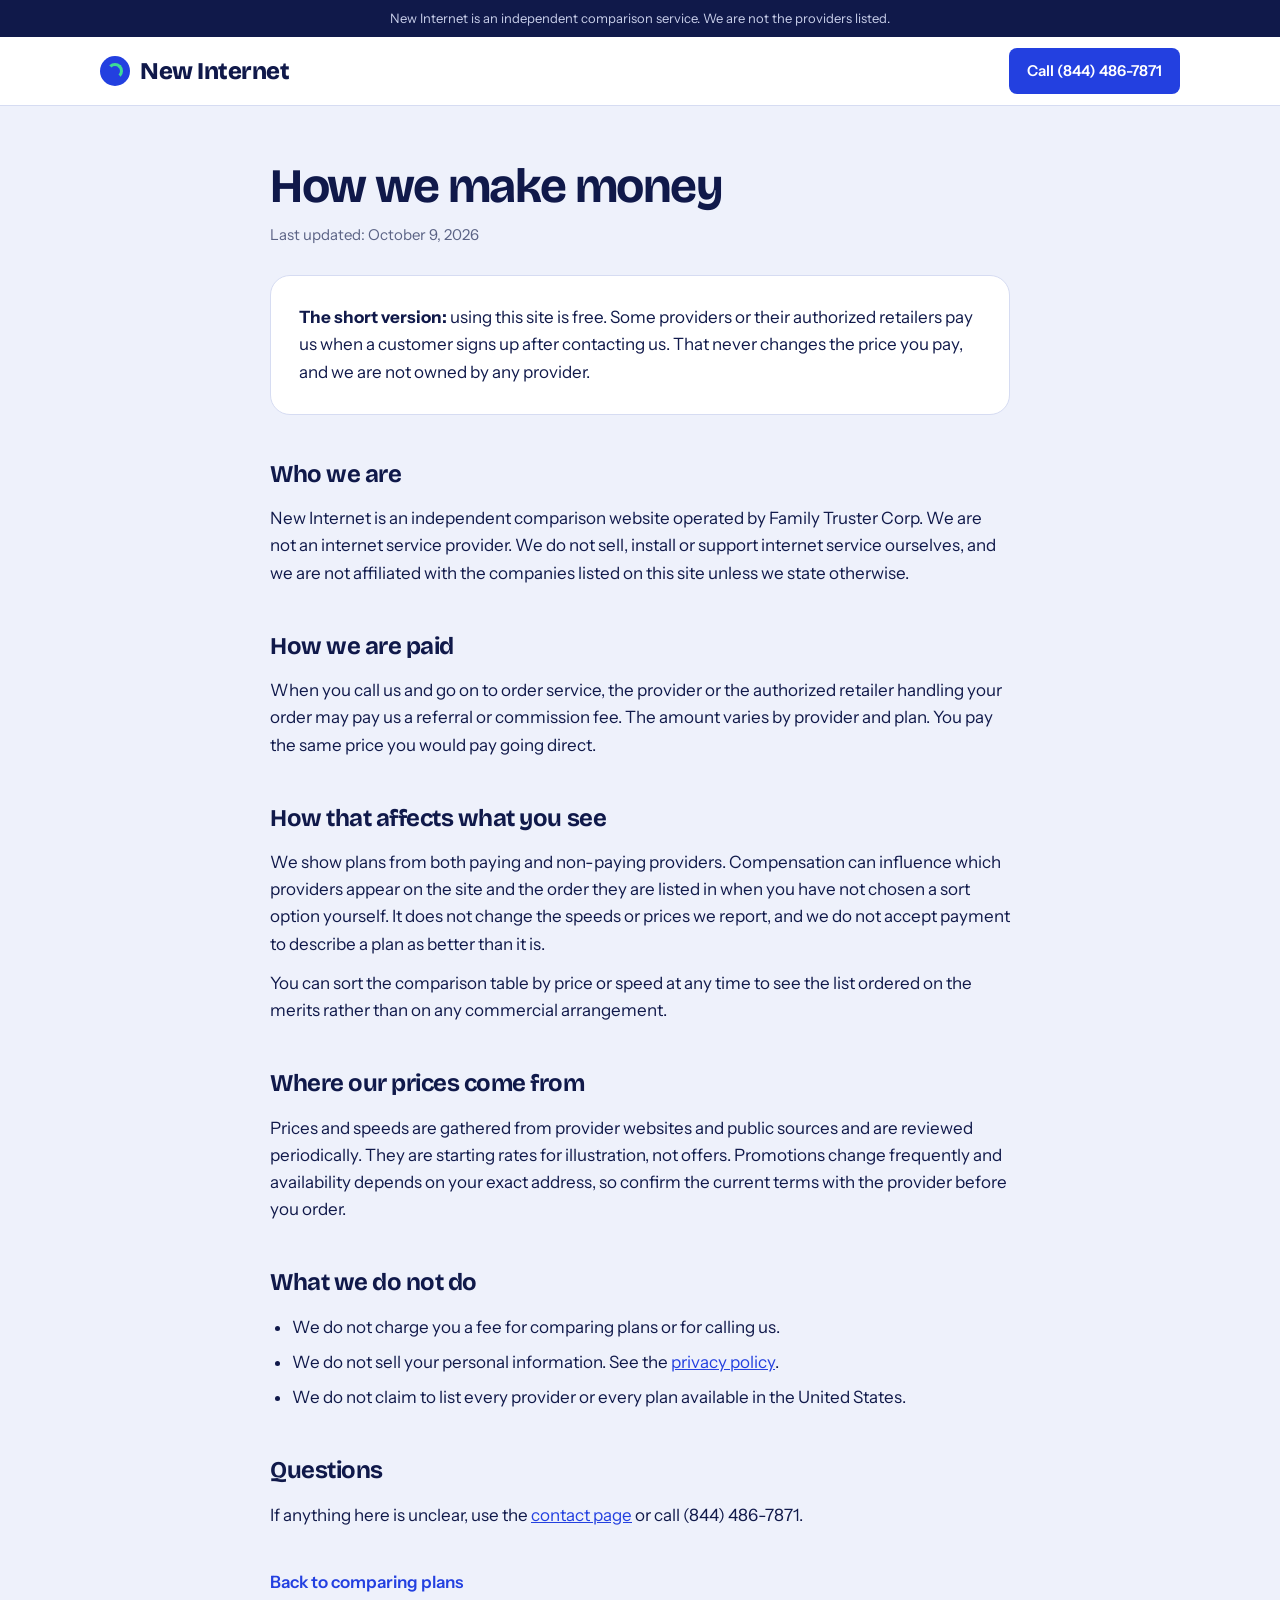
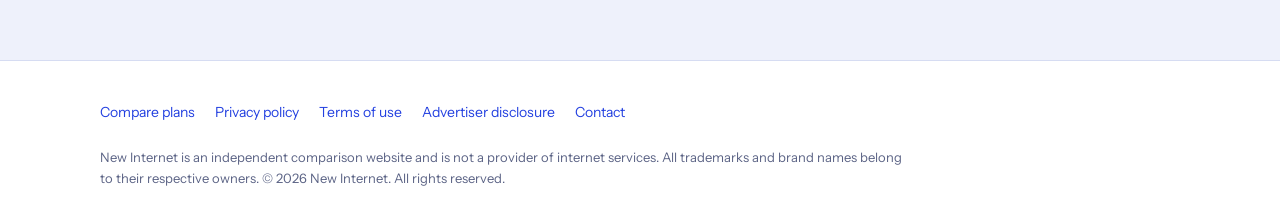
<file: new-internet/disclosure.html>
<!DOCTYPE html>
<html lang="en">
<head>
<meta charset="UTF-8">
<meta name="viewport" content="width=device-width, initial-scale=1">
<title>Advertiser Disclosure | New Internet</title>
<link rel="icon" href="favicon.ico" sizes="32x32">
<link rel="icon" href="favicon.svg" type="image/svg+xml">
<link rel="apple-touch-icon" href="apple-touch-icon.png">
<meta name="description" content="How New Internet makes money, and what that means for the plans and prices you see.">
<link rel="preconnect" href="https://fonts.googleapis.com">
<link rel="preconnect" href="https://fonts.gstatic.com" crossorigin>
<link href="https://fonts.googleapis.com/css2?family=Bricolage+Grotesque:opsz,wght@12..96,700;12..96,800&family=Instrument+Sans:wght@400;500;600&display=swap" rel="stylesheet">
<link rel="stylesheet" href="page.css">
</head>
<body>
<div class="disclose">New Internet is an independent comparison service. We are not the providers listed.</div>
<header>
  <div class="wrap wide nav">
    <a href="index.html" class="logo"><span class="logo-mark" aria-hidden="true"></span>New Internet</a>
    <a class="call-btn js-phone" href="tel:+18444867871">Call (844) 486-7871</a>
  </div>
</header>

<main>
  <div class="wrap">
    <h1>How we make money</h1>
    <p class="updated">Last updated: October 9, 2026</p>

    <div class="panel">
      <p style="margin-top:0"><strong>The short version:</strong> using this site is free. Some providers or their authorized retailers pay us when a customer signs up after contacting us. That never changes the price you pay, and we are not owned by any provider.</p>
    </div>

    <h2>Who we are</h2>
    <p>New Internet is an independent comparison website operated by Family Truster Corp. We are not an internet service provider. We do not sell, install or support internet service ourselves, and we are not affiliated with the companies listed on this site unless we state otherwise.</p>

    <h2>How we are paid</h2>
    <p>When you call us and go on to order service, the provider or the authorized retailer handling your order may pay us a referral or commission fee. The amount varies by provider and plan. You pay the same price you would pay going direct.</p>

    <h2>How that affects what you see</h2>
    <p>We show plans from both paying and non-paying providers. Compensation can influence which providers appear on the site and the order they are listed in when you have not chosen a sort option yourself. It does not change the speeds or prices we report, and we do not accept payment to describe a plan as better than it is.</p>
    <p>You can sort the comparison table by price or speed at any time to see the list ordered on the merits rather than on any commercial arrangement.</p>

    <h2>Where our prices come from</h2>
    <p>Prices and speeds are gathered from provider websites and public sources and are reviewed periodically. They are starting rates for illustration, not offers. Promotions change frequently and availability depends on your exact address, so confirm the current terms with the provider before you order.</p>

    <h2>What we do not do</h2>
    <ul>
      <li>We do not charge you a fee for comparing plans or for calling us.</li>
      <li>We do not sell your personal information. See the <a href="privacy.html">privacy policy</a>.</li>
      <li>We do not claim to list every provider or every plan available in the United States.</li>
    </ul>

    <h2>Questions</h2>
    <p>If anything here is unclear, use the <a href="contact.html">contact page</a> or call <span class="js-phone-text">(844) 486-7871</span>.</p>

    <a class="back" href="index.html">Back to comparing plans</a>
  </div>
</main>

<footer>
  <div class="wrap wide">
    <nav aria-label="Footer">
      <a href="index.html">Compare plans</a>
      <a href="privacy.html">Privacy policy</a>
      <a href="terms.html">Terms of use</a>
      <a href="disclosure.html">Advertiser disclosure</a>
      <a href="contact.html">Contact</a>
    </nav>
    <p class="legal">New Internet is an independent comparison website and is not a provider of internet services. All trademarks and brand names belong to their respective owners. © <span id="yr"></span> New Internet. All rights reserved.</p>
  </div>
</footer>

<a class="mobile-call js-phone" href="tel:+18444867871">Call now: (844) 486-7871</a>
<script src="phone.js"></script>
</body>
</html>
</file>
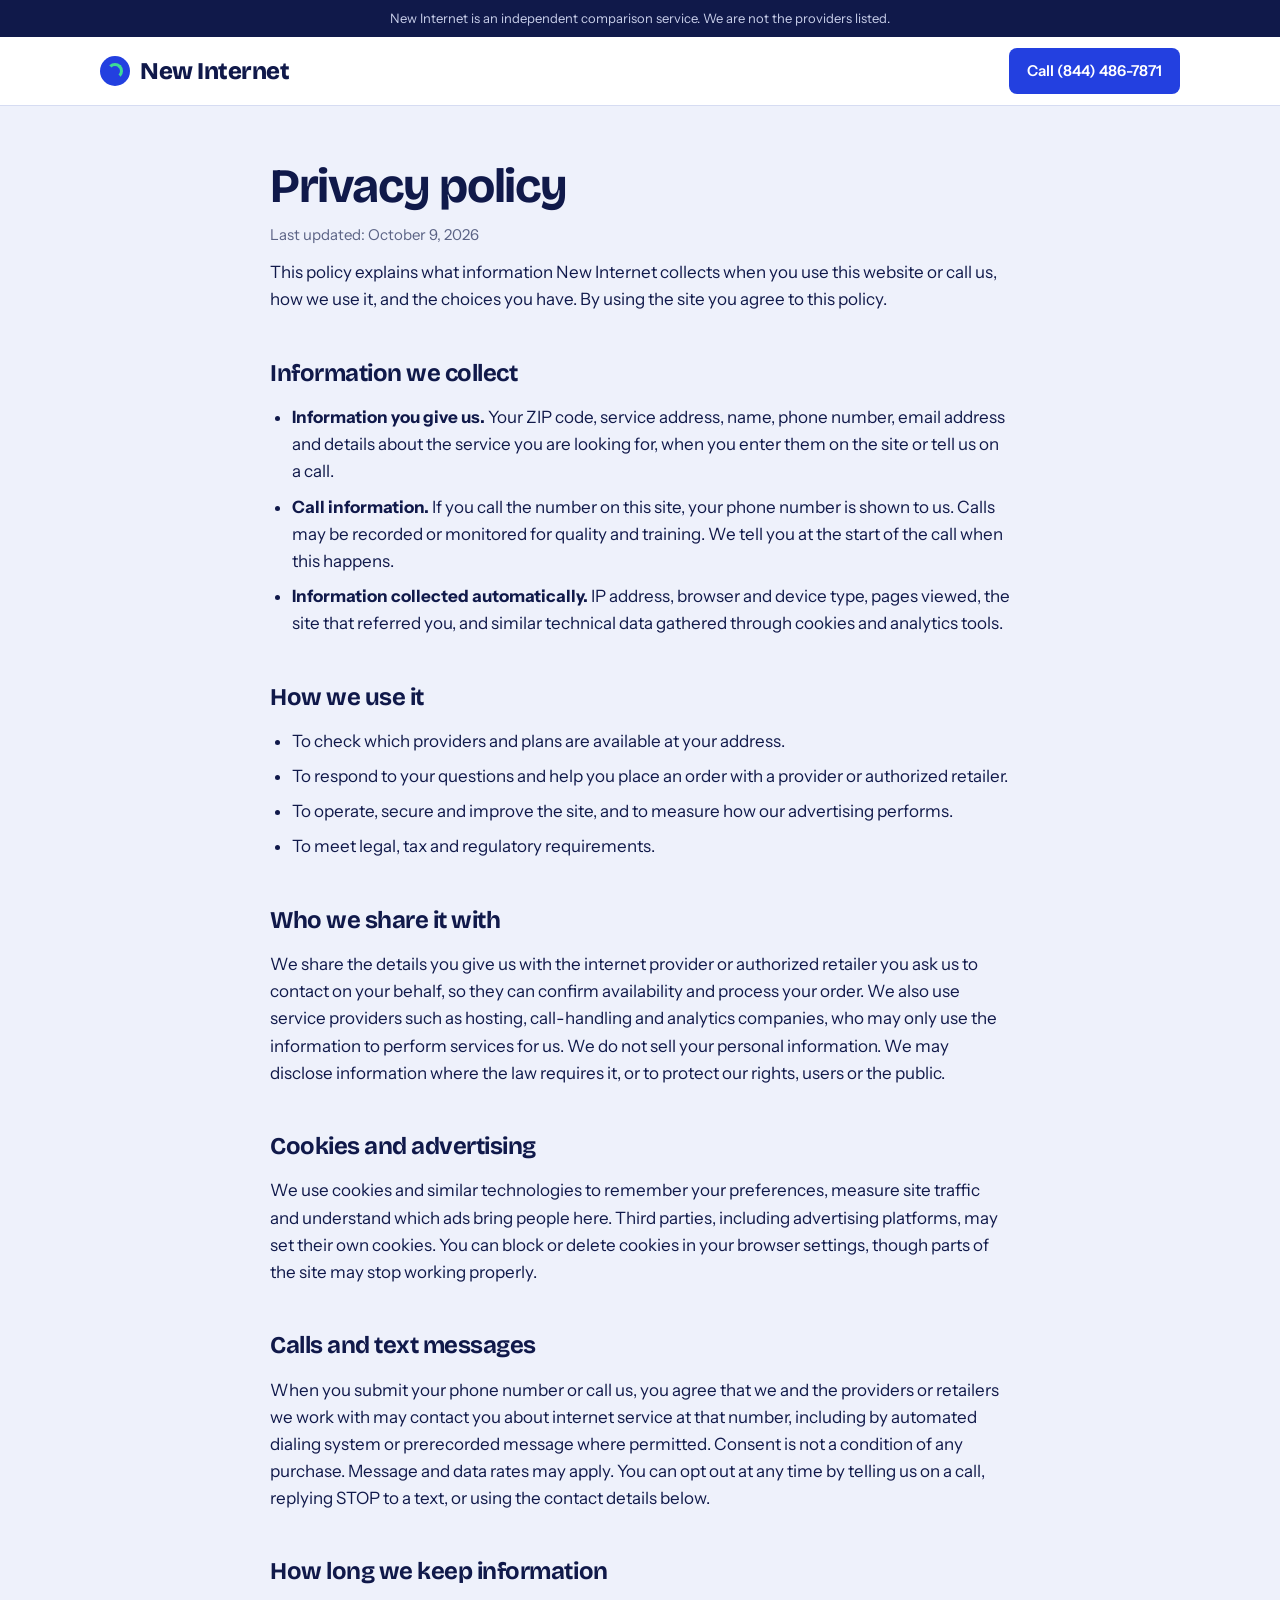
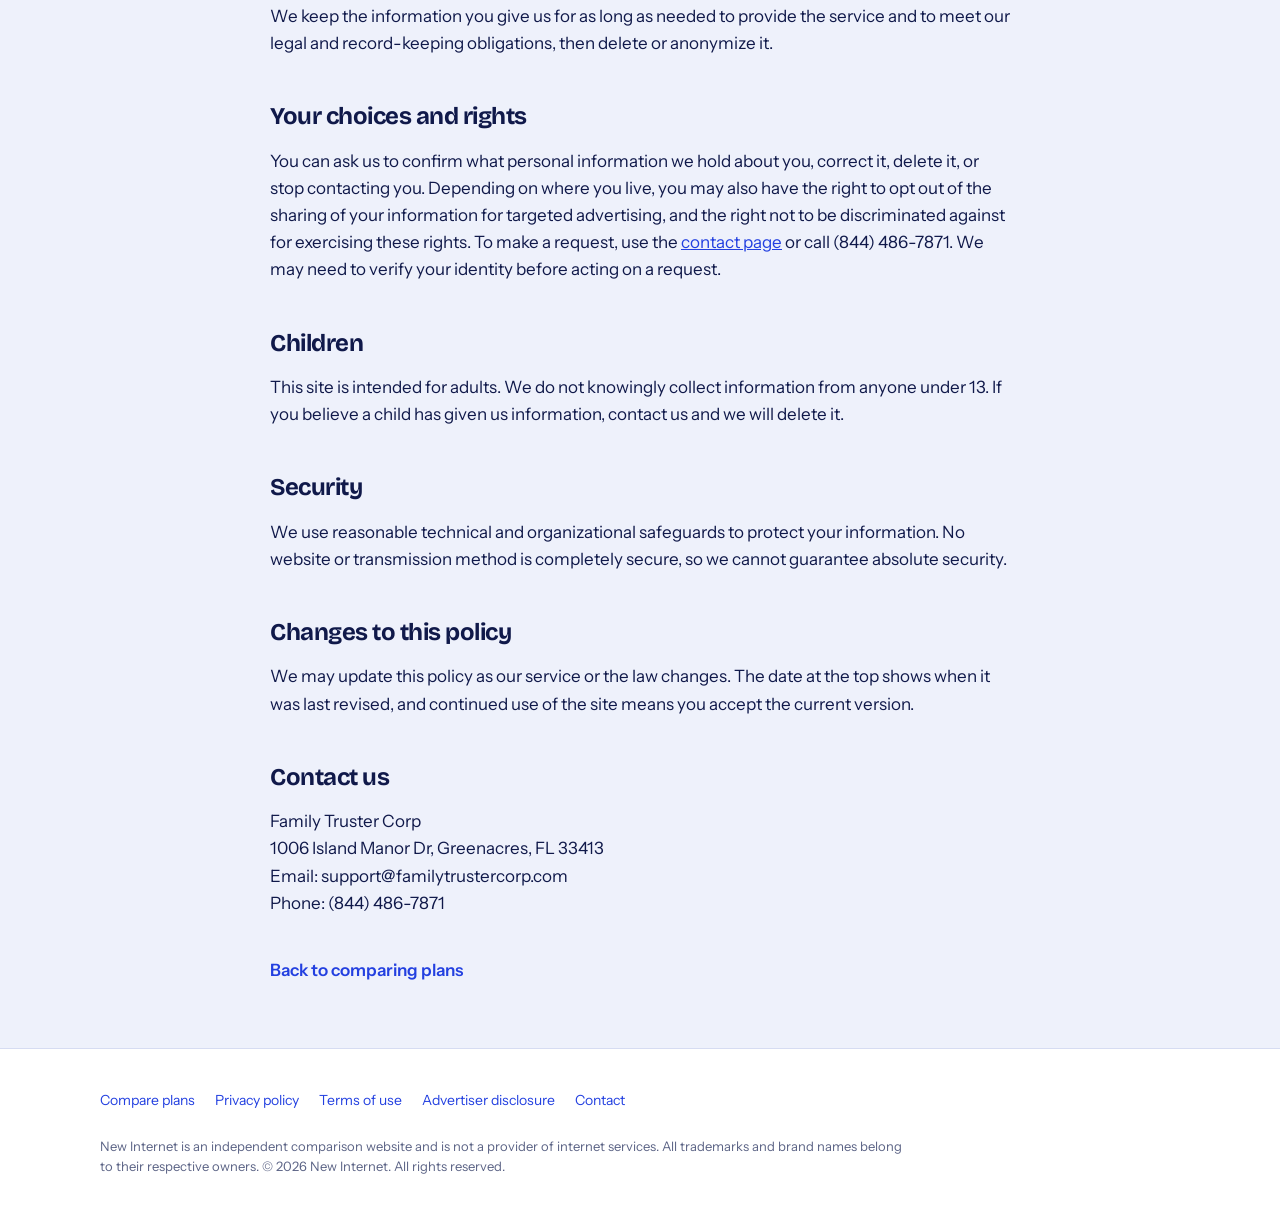
<file: new-internet/privacy.html>
<!DOCTYPE html>
<html lang="en">
<head>
<meta charset="UTF-8">
<meta name="viewport" content="width=device-width, initial-scale=1">
<title>Privacy Policy | New Internet</title>
<link rel="icon" href="favicon.ico" sizes="32x32">
<link rel="icon" href="favicon.svg" type="image/svg+xml">
<link rel="apple-touch-icon" href="apple-touch-icon.png">
<meta name="description" content="How New Internet collects, uses and protects the information you share with us.">
<link rel="preconnect" href="https://fonts.googleapis.com">
<link rel="preconnect" href="https://fonts.gstatic.com" crossorigin>
<link href="https://fonts.googleapis.com/css2?family=Bricolage+Grotesque:opsz,wght@12..96,700;12..96,800&family=Instrument+Sans:wght@400;500;600&display=swap" rel="stylesheet">
<link rel="stylesheet" href="page.css">
</head>
<body>
<div class="disclose">New Internet is an independent comparison service. We are not the providers listed.</div>
<header>
  <div class="wrap wide nav">
    <a href="index.html" class="logo"><span class="logo-mark" aria-hidden="true"></span>New Internet</a>
    <a class="call-btn js-phone" href="tel:+18444867871">Call (844) 486-7871</a>
  </div>
</header>

<main>
  <div class="wrap">
    <h1>Privacy policy</h1>
    <p class="updated">Last updated: October 9, 2026</p>

    <p>This policy explains what information New Internet collects when you use this website or call us, how we use it, and the choices you have. By using the site you agree to this policy.</p>

    <h2>Information we collect</h2>
    <ul>
      <li><strong>Information you give us.</strong> Your ZIP code, service address, name, phone number, email address and details about the service you are looking for, when you enter them on the site or tell us on a call.</li>
      <li><strong>Call information.</strong> If you call the number on this site, your phone number is shown to us. Calls may be recorded or monitored for quality and training. We tell you at the start of the call when this happens.</li>
      <li><strong>Information collected automatically.</strong> IP address, browser and device type, pages viewed, the site that referred you, and similar technical data gathered through cookies and analytics tools.</li>
    </ul>

    <h2>How we use it</h2>
    <ul>
      <li>To check which providers and plans are available at your address.</li>
      <li>To respond to your questions and help you place an order with a provider or authorized retailer.</li>
      <li>To operate, secure and improve the site, and to measure how our advertising performs.</li>
      <li>To meet legal, tax and regulatory requirements.</li>
    </ul>

    <h2>Who we share it with</h2>
    <p>We share the details you give us with the internet provider or authorized retailer you ask us to contact on your behalf, so they can confirm availability and process your order. We also use service providers such as hosting, call-handling and analytics companies, who may only use the information to perform services for us. We do not sell your personal information. We may disclose information where the law requires it, or to protect our rights, users or the public.</p>

    <h2>Cookies and advertising</h2>
    <p>We use cookies and similar technologies to remember your preferences, measure site traffic and understand which ads bring people here. Third parties, including advertising platforms, may set their own cookies. You can block or delete cookies in your browser settings, though parts of the site may stop working properly.</p>

    <h2>Calls and text messages</h2>
    <p>When you submit your phone number or call us, you agree that we and the providers or retailers we work with may contact you about internet service at that number, including by automated dialing system or prerecorded message where permitted. Consent is not a condition of any purchase. Message and data rates may apply. You can opt out at any time by telling us on a call, replying STOP to a text, or using the contact details below.</p>

    <h2>How long we keep information</h2>
    <p>We keep the information you give us for as long as needed to provide the service and to meet our legal and record-keeping obligations, then delete or anonymize it.</p>

    <h2>Your choices and rights</h2>
    <p>You can ask us to confirm what personal information we hold about you, correct it, delete it, or stop contacting you. Depending on where you live, you may also have the right to opt out of the sharing of your information for targeted advertising, and the right not to be discriminated against for exercising these rights. To make a request, use the <a href="contact.html">contact page</a> or call <span class="js-phone-text">(844) 486-7871</span>. We may need to verify your identity before acting on a request.</p>

    <h2>Children</h2>
    <p>This site is intended for adults. We do not knowingly collect information from anyone under 13. If you believe a child has given us information, contact us and we will delete it.</p>

    <h2>Security</h2>
    <p>We use reasonable technical and organizational safeguards to protect your information. No website or transmission method is completely secure, so we cannot guarantee absolute security.</p>

    <h2>Changes to this policy</h2>
    <p>We may update this policy as our service or the law changes. The date at the top shows when it was last revised, and continued use of the site means you accept the current version.</p>

    <h2>Contact us</h2>
    <p>Family Truster Corp<br>1006 Island Manor Dr, Greenacres, FL 33413<br>Email: support@familytrustercorp.com<br>Phone: <span class="js-phone-text">(844) 486-7871</span></p>

    <a class="back" href="index.html">Back to comparing plans</a>
  </div>
</main>

<footer>
  <div class="wrap wide">
    <nav aria-label="Footer">
      <a href="index.html">Compare plans</a>
      <a href="privacy.html">Privacy policy</a>
      <a href="terms.html">Terms of use</a>
      <a href="disclosure.html">Advertiser disclosure</a>
      <a href="contact.html">Contact</a>
    </nav>
    <p class="legal">New Internet is an independent comparison website and is not a provider of internet services. All trademarks and brand names belong to their respective owners. © <span id="yr"></span> New Internet. All rights reserved.</p>
  </div>
</footer>

<a class="mobile-call js-phone" href="tel:+18444867871">Call now: (844) 486-7871</a>
<script src="phone.js"></script>
</body>
</html>
</file>
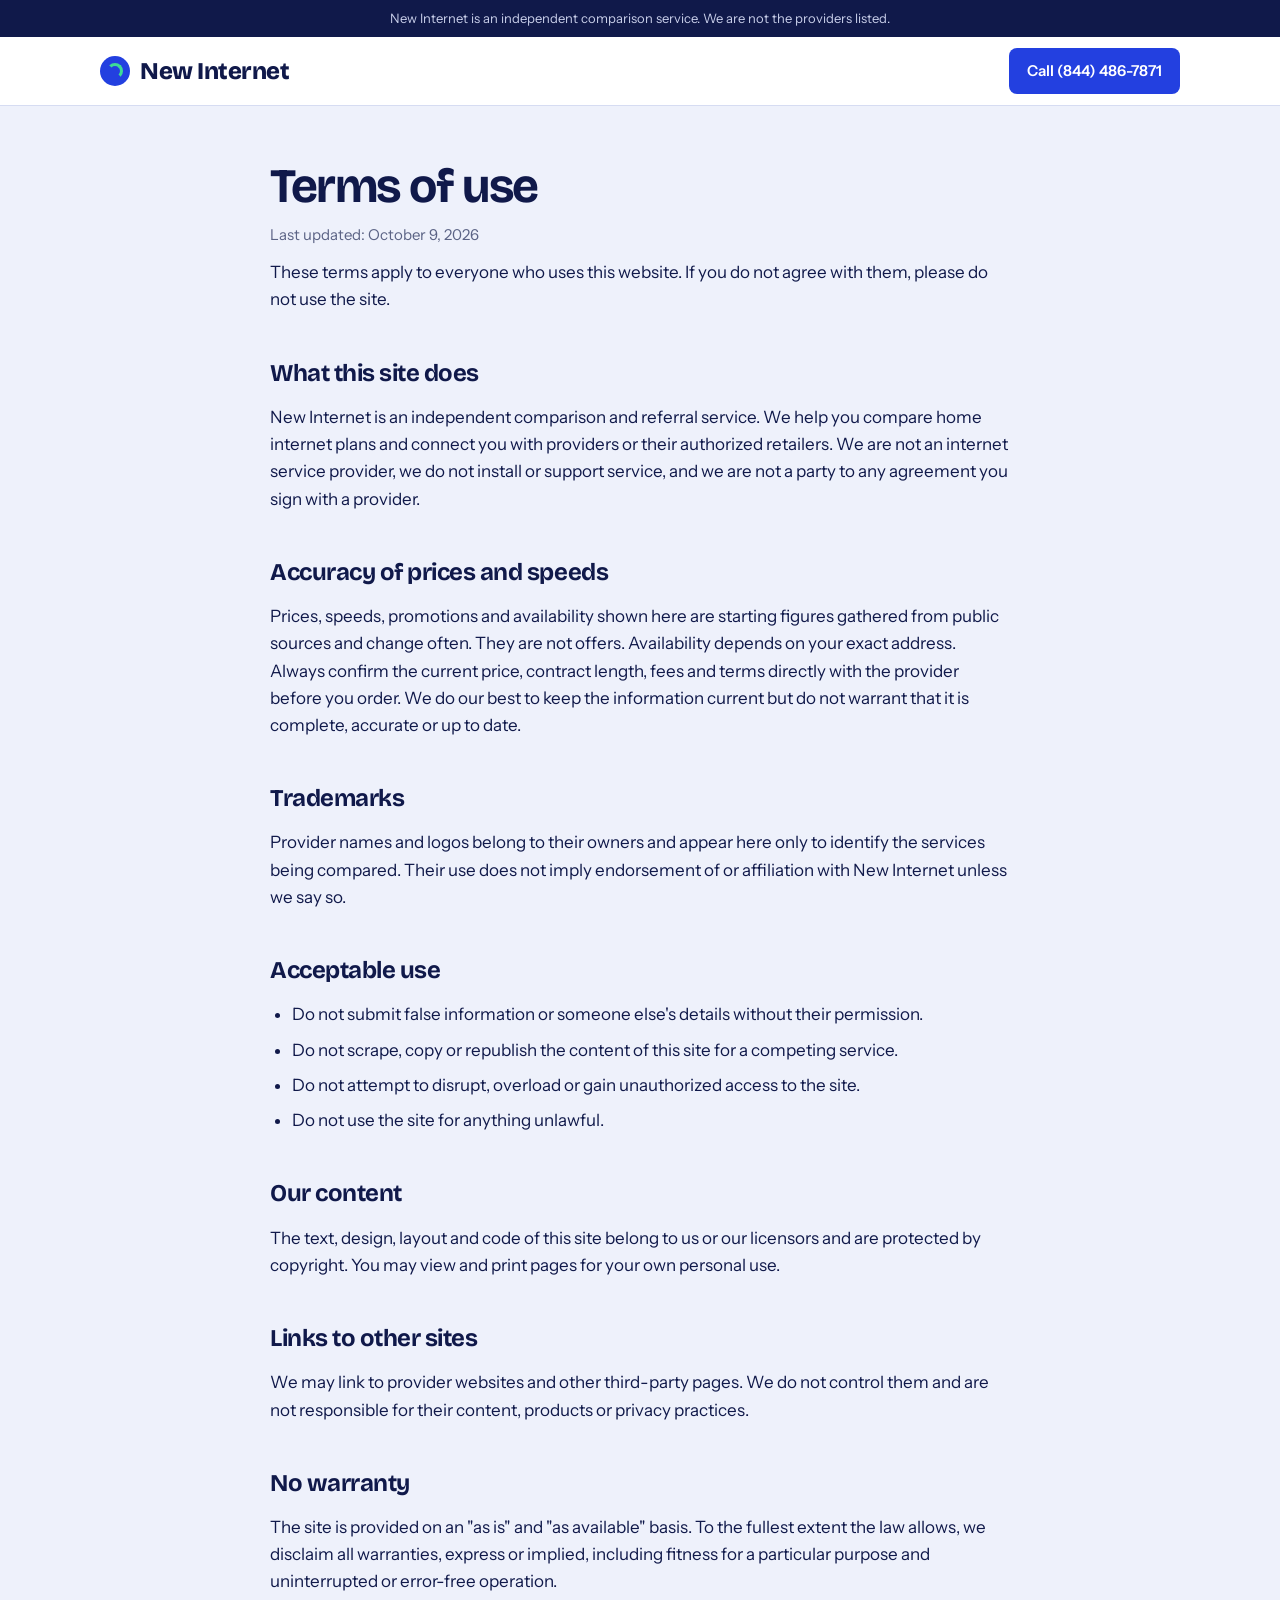
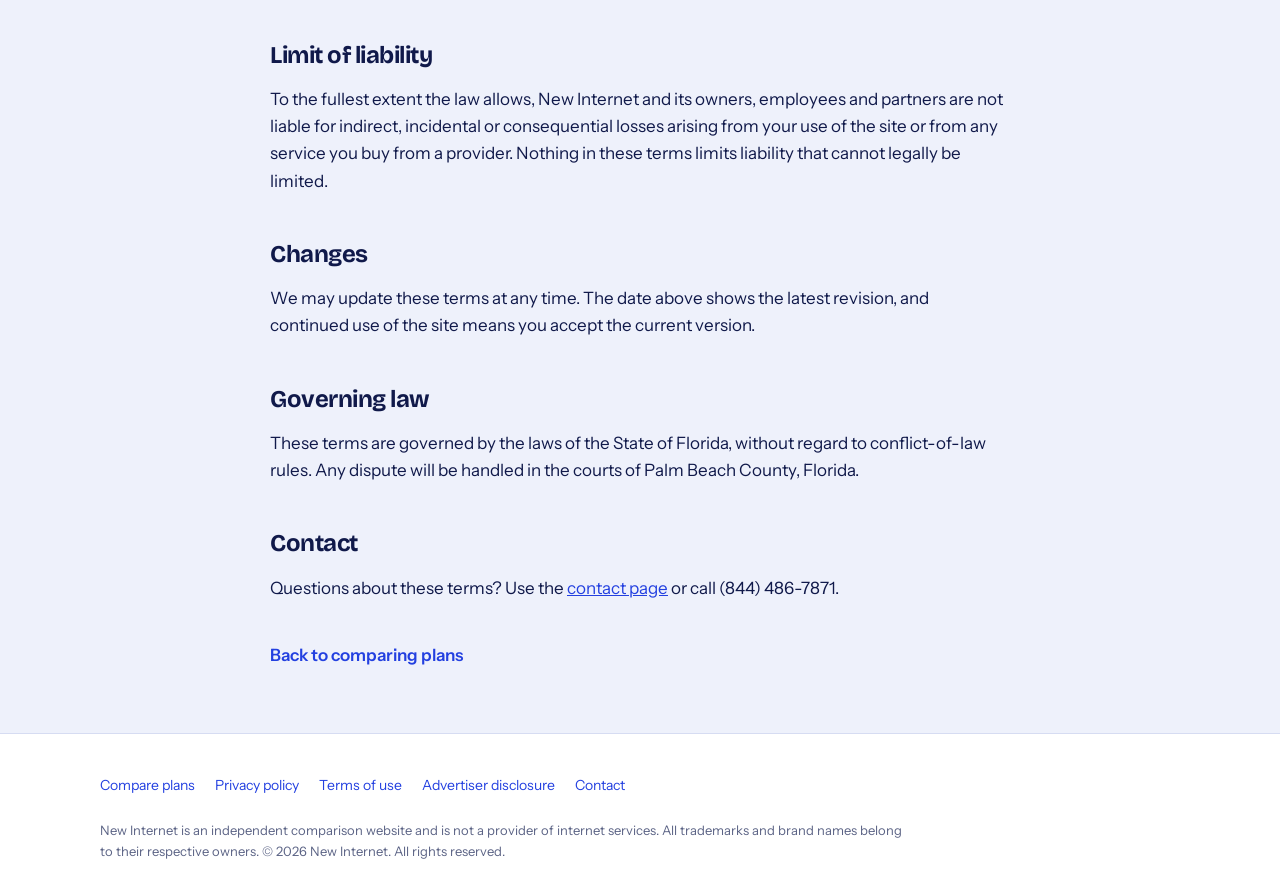
<file: new-internet/terms.html>
<!DOCTYPE html>
<html lang="en">
<head>
<meta charset="UTF-8">
<meta name="viewport" content="width=device-width, initial-scale=1">
<title>Terms of Use | New Internet</title>
<link rel="icon" href="favicon.ico" sizes="32x32">
<link rel="icon" href="favicon.svg" type="image/svg+xml">
<link rel="apple-touch-icon" href="apple-touch-icon.png">
<meta name="description" content="The terms that apply when you use the New Internet comparison website.">
<link rel="preconnect" href="https://fonts.googleapis.com">
<link rel="preconnect" href="https://fonts.gstatic.com" crossorigin>
<link href="https://fonts.googleapis.com/css2?family=Bricolage+Grotesque:opsz,wght@12..96,700;12..96,800&family=Instrument+Sans:wght@400;500;600&display=swap" rel="stylesheet">
<link rel="stylesheet" href="page.css">
</head>
<body>
<div class="disclose">New Internet is an independent comparison service. We are not the providers listed.</div>
<header>
  <div class="wrap wide nav">
    <a href="index.html" class="logo"><span class="logo-mark" aria-hidden="true"></span>New Internet</a>
    <a class="call-btn js-phone" href="tel:+18444867871">Call (844) 486-7871</a>
  </div>
</header>

<main>
  <div class="wrap">
    <h1>Terms of use</h1>
    <p class="updated">Last updated: October 9, 2026</p>

    <p>These terms apply to everyone who uses this website. If you do not agree with them, please do not use the site.</p>

    <h2>What this site does</h2>
    <p>New Internet is an independent comparison and referral service. We help you compare home internet plans and connect you with providers or their authorized retailers. We are not an internet service provider, we do not install or support service, and we are not a party to any agreement you sign with a provider.</p>

    <h2>Accuracy of prices and speeds</h2>
    <p>Prices, speeds, promotions and availability shown here are starting figures gathered from public sources and change often. They are not offers. Availability depends on your exact address. Always confirm the current price, contract length, fees and terms directly with the provider before you order. We do our best to keep the information current but do not warrant that it is complete, accurate or up to date.</p>

    <h2>Trademarks</h2>
    <p>Provider names and logos belong to their owners and appear here only to identify the services being compared. Their use does not imply endorsement of or affiliation with New Internet unless we say so.</p>

    <h2>Acceptable use</h2>
    <ul>
      <li>Do not submit false information or someone else's details without their permission.</li>
      <li>Do not scrape, copy or republish the content of this site for a competing service.</li>
      <li>Do not attempt to disrupt, overload or gain unauthorized access to the site.</li>
      <li>Do not use the site for anything unlawful.</li>
    </ul>

    <h2>Our content</h2>
    <p>The text, design, layout and code of this site belong to us or our licensors and are protected by copyright. You may view and print pages for your own personal use.</p>

    <h2>Links to other sites</h2>
    <p>We may link to provider websites and other third-party pages. We do not control them and are not responsible for their content, products or privacy practices.</p>

    <h2>No warranty</h2>
    <p>The site is provided on an "as is" and "as available" basis. To the fullest extent the law allows, we disclaim all warranties, express or implied, including fitness for a particular purpose and uninterrupted or error-free operation.</p>

    <h2>Limit of liability</h2>
    <p>To the fullest extent the law allows, New Internet and its owners, employees and partners are not liable for indirect, incidental or consequential losses arising from your use of the site or from any service you buy from a provider. Nothing in these terms limits liability that cannot legally be limited.</p>

    <h2>Changes</h2>
    <p>We may update these terms at any time. The date above shows the latest revision, and continued use of the site means you accept the current version.</p>

    <h2>Governing law</h2>
    <p>These terms are governed by the laws of the State of Florida, without regard to conflict-of-law rules. Any dispute will be handled in the courts of Palm Beach County, Florida.</p>

    <h2>Contact</h2>
    <p>Questions about these terms? Use the <a href="contact.html">contact page</a> or call <span class="js-phone-text">(844) 486-7871</span>.</p>

    <a class="back" href="index.html">Back to comparing plans</a>
  </div>
</main>

<footer>
  <div class="wrap wide">
    <nav aria-label="Footer">
      <a href="index.html">Compare plans</a>
      <a href="privacy.html">Privacy policy</a>
      <a href="terms.html">Terms of use</a>
      <a href="disclosure.html">Advertiser disclosure</a>
      <a href="contact.html">Contact</a>
    </nav>
    <p class="legal">New Internet is an independent comparison website and is not a provider of internet services. All trademarks and brand names belong to their respective owners. © <span id="yr"></span> New Internet. All rights reserved.</p>
  </div>
</footer>

<a class="mobile-call js-phone" href="tel:+18444867871">Call now: (844) 486-7871</a>
<script src="phone.js"></script>
</body>
</html>
</file>
<file: new-internet/page.css>
:root{
  --cobalt:#2340E0;
  --midnight:#10194A;
  --fog:#EEF1FB;
  --white:#FFFFFF;
  --mint:#3DDC97;
  --slate:#5B6385;
  --line:#D6DCF2;
  --display:'Bricolage Grotesque', system-ui, sans-serif;
  --body:'Instrument Sans', system-ui, sans-serif;
}
*{box-sizing:border-box;margin:0;padding:0}
body{font-family:var(--body);color:var(--midnight);background:var(--fog);line-height:1.6;font-size:17px;padding-bottom:72px}
a{color:var(--cobalt)}
:focus-visible{outline:3px solid var(--mint);outline-offset:3px;border-radius:4px}
.wrap{max-width:780px;margin:0 auto;padding:0 20px}
.wrap.wide{max-width:1120px}

.disclose{background:var(--midnight);color:#C9CFEA;font-size:13px;text-align:center;padding:8px 16px}
header{background:var(--white);border-bottom:1px solid var(--line);position:sticky;top:0;z-index:20}
.nav{display:flex;align-items:center;justify-content:space-between;height:68px}
.logo{font-family:var(--display);font-weight:800;font-size:24px;text-decoration:none;letter-spacing:-.02em;display:flex;align-items:center;gap:10px;color:var(--midnight)}
.logo-mark{width:30px;height:30px;border-radius:50%;background:var(--cobalt);position:relative;overflow:hidden}
.logo-mark::after{content:"";position:absolute;inset:7px;border-radius:50%;border:3px solid var(--mint);border-left-color:transparent;border-bottom-color:transparent}
.call-btn{background:var(--cobalt);color:var(--white);text-decoration:none;font-weight:600;padding:11px 18px;border-radius:8px;font-size:15px;white-space:nowrap;display:inline-block;border:0;font-family:inherit;cursor:pointer}
.call-btn:hover{background:var(--midnight)}

main{padding:56px 0 64px}
h1{font-family:var(--display);font-size:clamp(32px,5vw,48px);line-height:1.03;letter-spacing:-.03em;max-width:16ch}
.updated{color:var(--slate);font-size:15px;margin-top:12px}
h2{font-family:var(--display);font-size:24px;letter-spacing:-.02em;margin-top:40px}
h3{font-family:var(--display);font-size:19px;margin-top:24px}
p{margin-top:12px;max-width:72ch}
ul{margin:12px 0 0 22px}
li{margin-top:8px;max-width:70ch}
.panel{background:var(--white);border:1px solid var(--line);border-radius:20px;padding:28px;margin-top:28px}
.back{display:inline-block;margin-top:40px;font-weight:600;text-decoration:none}

label{display:block;font-weight:600;font-size:15px;margin-top:18px}
input,textarea,select{width:100%;font:inherit;padding:12px 14px;border:1.5px solid var(--line);border-radius:12px;background:var(--white);margin-top:6px;color:var(--midnight)}
textarea{min-height:130px;resize:vertical}
form .call-btn{margin-top:22px;padding:13px 24px;font-size:16px}
.form-msg{margin-top:12px;font-size:15px;color:var(--slate);min-height:22px}

footer{background:var(--white);padding:40px 0 32px;font-size:14px;color:var(--slate);border-top:1px solid var(--line)}
footer nav{display:flex;gap:20px;flex-wrap:wrap}
footer nav a{text-decoration:none}
footer .legal{margin-top:24px;max-width:90ch;font-size:13px;line-height:1.6}

.mobile-call{position:fixed;left:0;right:0;bottom:0;z-index:30;background:var(--cobalt);color:var(--white);text-align:center;padding:16px;font-weight:600;text-decoration:none;font-size:17px;display:none}
@media (max-width:900px){
  .mobile-call{display:block}
  header .call-btn{display:none}
}
@media (min-width:901px){body{padding-bottom:0}}
@media (prefers-reduced-motion:reduce){*{transition:none!important}}
</file>
